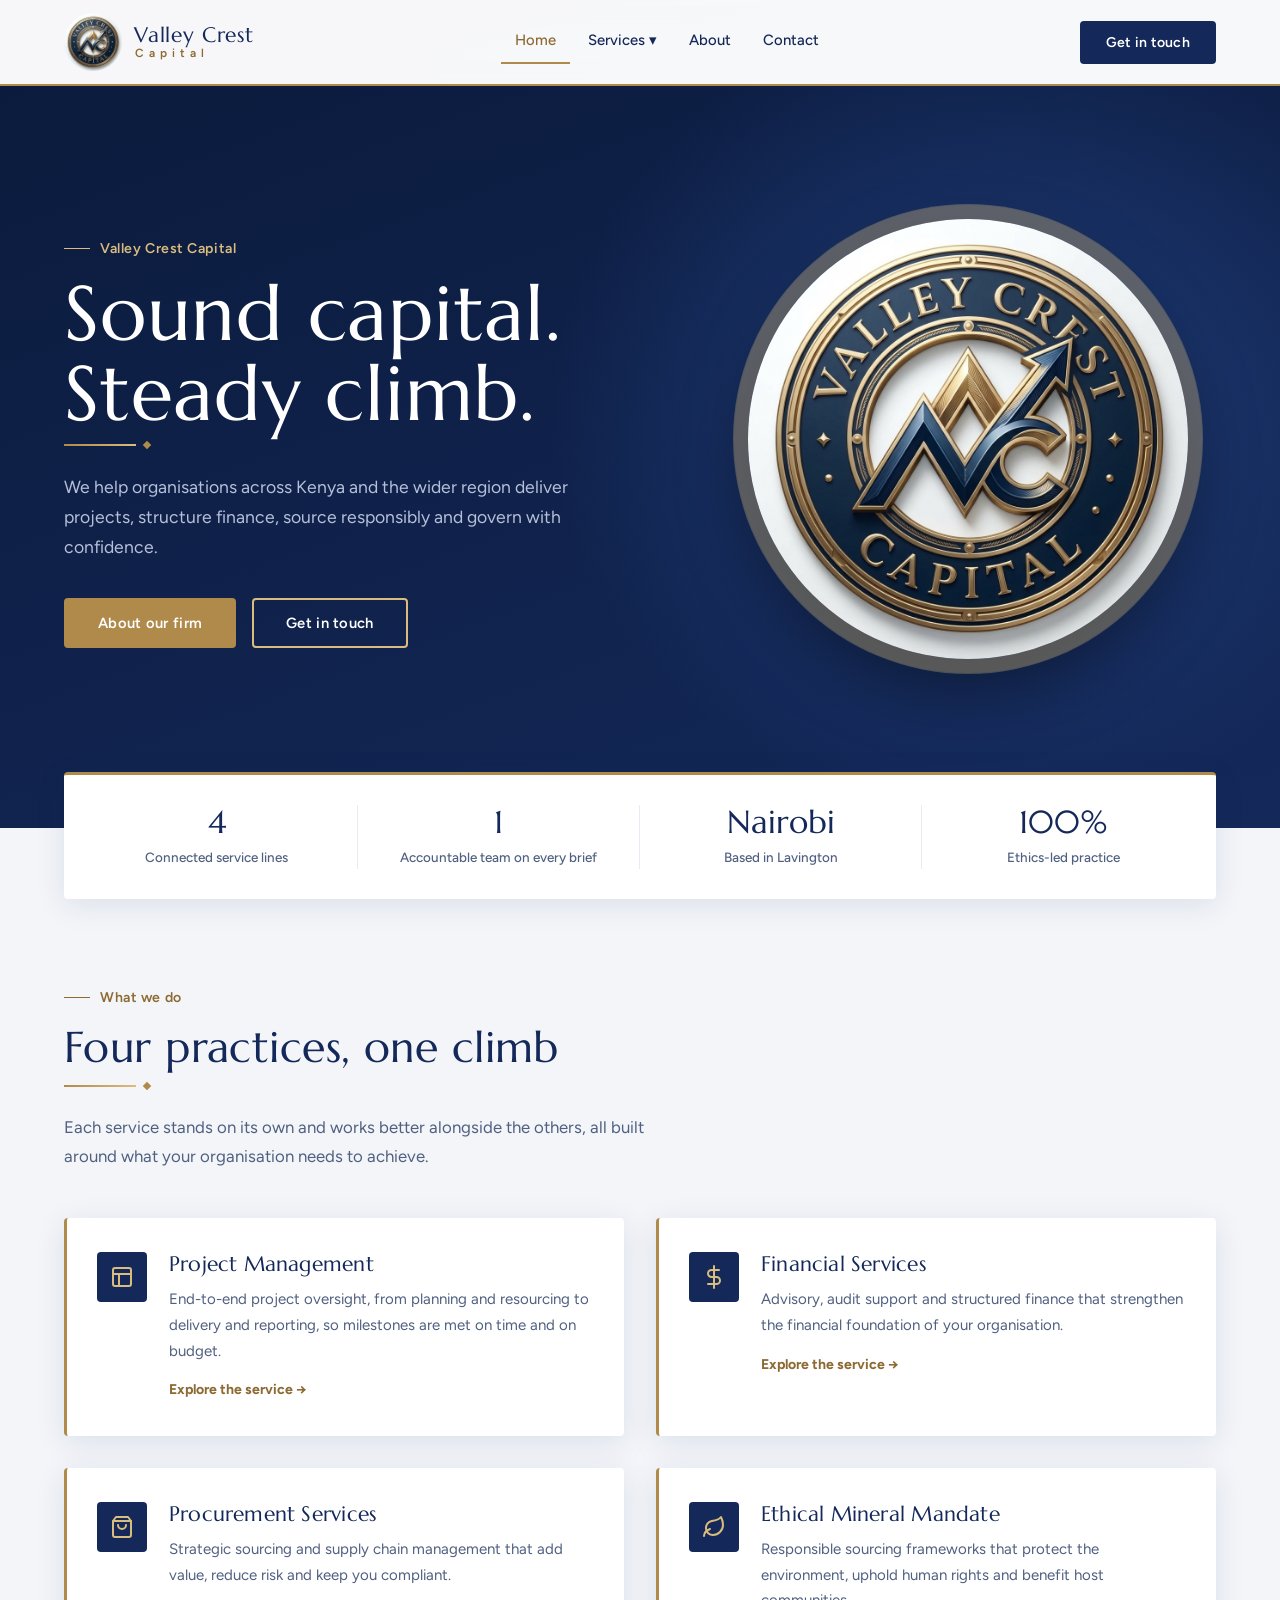
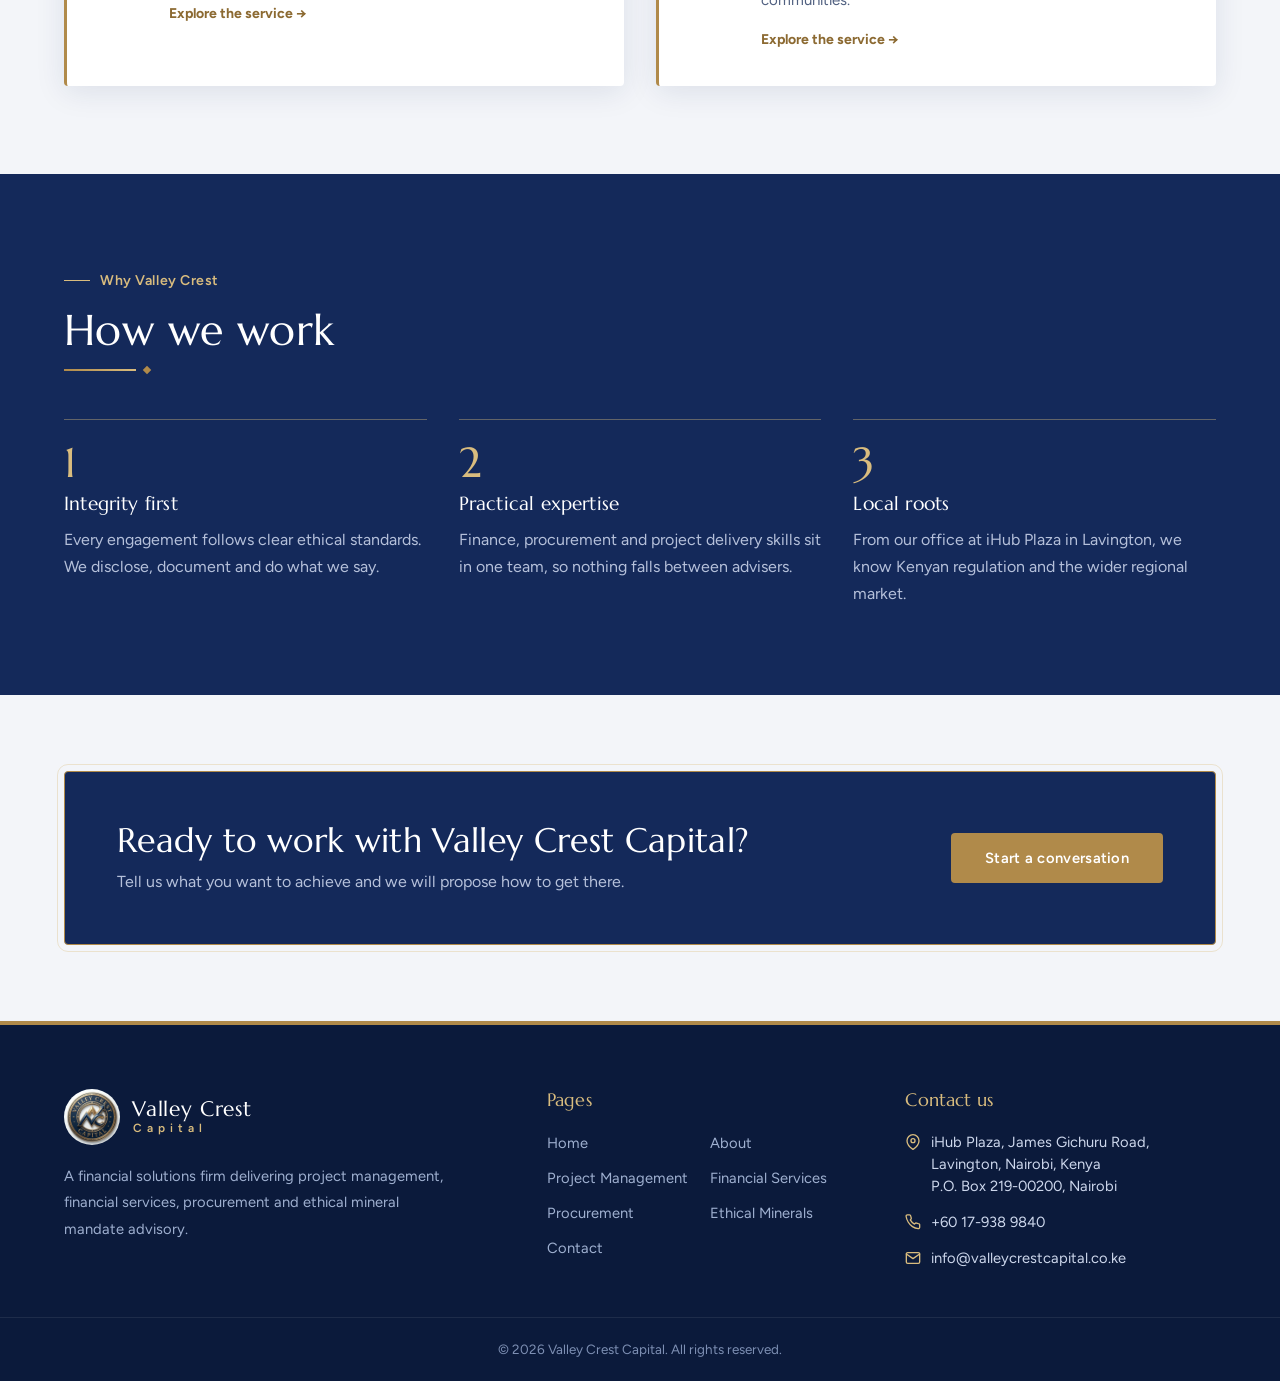
<file: index.html>
<!DOCTYPE html>
<html lang="en">
<head>
  <meta charset="UTF-8">
  <meta name="viewport" content="width=device-width, initial-scale=1.0">
  <title>Home | Valley Crest Capital</title>
  <meta name="description" content="Valley Crest Capital: project management, financial services, procurement and ethical mineral mandate advisory in Nairobi, Kenya.">
  <link rel="stylesheet" href="style.css">
  <link rel="icon" href="logo.png" type="image/png">
</head>
<body>
  <header class="site-header" id="site-header">
  <div class="header__inner container">
    <a href="index.html" class="header__brand"><img src="logo.png" alt="Valley Crest Capital logo" class="header__logo"><div><span class="brand-name">Valley Crest</span><span class="brand-sub">Capital</span></div></a>
    <nav class="header__nav" id="main-nav" aria-label="Main navigation">
      <ul class="header__nav-list"><li><a href="index.html" class="nav-link">Home</a></li><li class="has-dropdown"><a href="#" class="nav-link nav-link--dropdown" aria-haspopup="true">Services &#9662;</a><ul class="dropdown"><li><a href="project-management.html">Project Management</a></li><li><a href="financial-services.html">Financial Services</a></li><li><a href="procurement-services.html">Procurement Services</a></li><li><a href="ethical-mineral-mandate.html">Ethical Mineral Mandate</a></li></ul></li><li><a href="about.html" class="nav-link">About</a></li><li><a href="contact.html" class="nav-link">Contact</a></li></ul>
    </nav>
    <div class="header__actions"><a href="contact.html" class="btn btn--gold header__cta">Get in touch</a><button class="header__toggle" id="menu-toggle" aria-label="Toggle navigation" aria-expanded="false"><span></span><span></span><span></span></button></div>
  </div>
</header>
  <main>
    <section class="hero"><div class="container hero__grid">
      <div class="hero__content">
        <span class="section__label">Valley Crest Capital</span>
        <h1 class="hero__title">Sound capital.<br>Steady climb.</h1>
        <div class="gold-bar"></div>
        <p class="hero__sub">We help organisations across Kenya and the wider region deliver projects, structure finance, source responsibly and govern with confidence.</p>
        <div class="hero__actions"><a href="about.html" class="btn btn--gold">About our firm</a><a href="contact.html" class="btn btn--outline">Get in touch</a></div>
      </div>
      <div class="hero__seal"><img src="logo.png" alt="Valley Crest Capital seal"></div>
    </div></section>

    <section class="stats"><div class="container stats__grid">
      <div><span class="stat__num">4</span><span class="stat__label">Connected service lines</span></div>
      <div><span class="stat__num">1</span><span class="stat__label">Accountable team on every brief</span></div>
      <div><span class="stat__num">Nairobi</span><span class="stat__label">Based in Lavington</span></div>
      <div><span class="stat__num">100%</span><span class="stat__label">Ethics-led practice</span></div>
    </div></section>

    <section class="section"><div class="container">
      <span class="section__label">What we do</span><h2 class="section__title">Four practices, one climb</h2><div class="gold-bar"></div><p class="section__subtitle">Each service stands on its own and works better alongside the others, all built around what your organisation needs to achieve.</p>
      <div class="grid-2"><a href="project-management.html" class="card service-card"><div class="card__icon"><svg width="24" height="24" fill="none" stroke="currentColor" stroke-width="2" stroke-linecap="round" stroke-linejoin="round" viewBox="0 0 24 24"><rect x="3" y="3" width="18" height="18" rx="2"/><path d="M3 9h18M9 21V9"/></svg></div><div><h3>Project Management</h3><p>End-to-end project oversight, from planning and resourcing to delivery and reporting, so milestones are met on time and on budget.</p><span class="service-card__link">Explore the service &rarr;</span></div></a><a href="financial-services.html" class="card service-card"><div class="card__icon"><svg width="24" height="24" fill="none" stroke="currentColor" stroke-width="2" stroke-linecap="round" stroke-linejoin="round" viewBox="0 0 24 24"><line x1="12" y1="1" x2="12" y2="23"/><path d="M17 5H9.5a3.5 3.5 0 000 7h5a3.5 3.5 0 010 7H6"/></svg></div><div><h3>Financial Services</h3><p>Advisory, audit support and structured finance that strengthen the financial foundation of your organisation.</p><span class="service-card__link">Explore the service &rarr;</span></div></a><a href="procurement-services.html" class="card service-card"><div class="card__icon"><svg width="24" height="24" fill="none" stroke="currentColor" stroke-width="2" stroke-linecap="round" stroke-linejoin="round" viewBox="0 0 24 24"><path d="M6 2L3 6v14a2 2 0 002 2h14a2 2 0 002-2V6l-3-4z"/><line x1="3" y1="6" x2="21" y2="6"/><path d="M16 10a4 4 0 01-8 0"/></svg></div><div><h3>Procurement Services</h3><p>Strategic sourcing and supply chain management that add value, reduce risk and keep you compliant.</p><span class="service-card__link">Explore the service &rarr;</span></div></a><a href="ethical-mineral-mandate.html" class="card service-card"><div class="card__icon"><svg width="24" height="24" fill="none" stroke="currentColor" stroke-width="2" stroke-linecap="round" stroke-linejoin="round" viewBox="0 0 24 24"><path d="M11 20A7 7 0 019.8 6.1C15.5 5 17 4.5 19 2c1 2 2 4.2 2 8 0 5.5-4.8 10-10 10z"/><path d="M2 21c0-3 1.9-5.3 6-7"/></svg></div><div><h3>Ethical Mineral Mandate</h3><p>Responsible sourcing frameworks that protect the environment, uphold human rights and benefit host communities.</p><span class="service-card__link">Explore the service &rarr;</span></div></a></div>
    </div></section>

    <section class="section section--dark"><div class="container">
      <span class="section__label">Why Valley Crest</span><h2 class="section__title">How we work</h2><div class="gold-bar"></div>
      <div class="grid-3 mtop">
        <div class="pillar"><div class="pillar__num">1</div><h3>Integrity first</h3><p>Every engagement follows clear ethical standards. We disclose, document and do what we say.</p></div>
        <div class="pillar"><div class="pillar__num">2</div><h3>Practical expertise</h3><p>Finance, procurement and project delivery skills sit in one team, so nothing falls between advisers.</p></div>
        <div class="pillar"><div class="pillar__num">3</div><h3>Local roots</h3><p>From our office at iHub Plaza in Lavington, we know Kenyan regulation and the wider regional market.</p></div>
      </div>
    </div></section>

    <section class="cta"><div class="container cta__inner"><div><h2>Ready to work with Valley Crest Capital?</h2><p>Tell us what you want to achieve and we will propose how to get there.</p></div><a href="contact.html" class="btn btn--gold">Start a conversation</a></div></section>
  </main>
  <footer class="site-footer">
  <div class="footer__top container">
    <div><a href="index.html" class="footer__brand-link"><img src="logo.png" alt="Valley Crest Capital logo" class="footer__logo"><div><span class="brand-name">Valley Crest</span><span class="brand-sub">Capital</span></div></a><p class="footer__desc">A financial solutions firm delivering project management, financial services, procurement and ethical mineral mandate advisory.</p></div>
    <div><h4 class="footer__heading">Pages</h4><ul class="footer__grid"><li><a href="index.html">Home</a></li><li><a href="about.html">About</a></li><li><a href="project-management.html">Project Management</a></li><li><a href="financial-services.html">Financial Services</a></li><li><a href="procurement-services.html">Procurement</a></li><li><a href="ethical-mineral-mandate.html">Ethical Minerals</a></li><li><a href="contact.html">Contact</a></li></ul></div>
    <div><h4 class="footer__heading">Contact us</h4><ul class="footer__contact"><li><svg width="16" height="16" fill="none" stroke="currentColor" stroke-width="2" stroke-linecap="round" stroke-linejoin="round" viewBox="0 0 24 24"><path d="M21 10c0 7-9 13-9 13S3 17 3 10a9 9 0 0118 0z"/><circle cx="12" cy="10" r="3"/></svg><span>iHub Plaza, James Gichuru Road,<br>Lavington, Nairobi, Kenya<br>P.O. Box 219-00200, Nairobi</span></li><li><svg width="16" height="16" fill="none" stroke="currentColor" stroke-width="2" stroke-linecap="round" stroke-linejoin="round" viewBox="0 0 24 24"><path d="M22 16.92v3a2 2 0 01-2.18 2 19.79 19.79 0 01-8.63-3.07A19.5 19.5 0 014.72 12 19.79 19.79 0 011.65 3.43 2 2 0 013.62 1.25h3a2 2 0 012 1.72c.13.96.36 1.9.7 2.81a2 2 0 01-.45 2.11L7.91 8.84a16 16 0 006.29 6.29l.96-.96a2 2 0 012.11-.45c.91.34 1.85.57 2.81.7A2 2 0 0122 16.92z"/></svg><a href="tel:+60179389840">+60 17-938 9840</a></li><li><svg width="16" height="16" fill="none" stroke="currentColor" stroke-width="2" stroke-linecap="round" stroke-linejoin="round" viewBox="0 0 24 24"><path d="M4 4h16a2 2 0 012 2v12a2 2 0 01-2 2H4a2 2 0 01-2-2V6a2 2 0 012-2z"/><polyline points="22,6 12,13 2,6"/></svg><a href="mailto:info@valleycrestcapital.co.ke?subject=Enquiry%20About%20Your%20Services">info@valleycrestcapital.co.ke</a></li></ul></div>
  </div>
  <div class="footer__bottom"><div class="container">&copy; <span id="footer-year"></span> Valley Crest Capital. All rights reserved.</div></div>
</footer>
  <script src="components.js"></script>
</body>
</html>
</file>
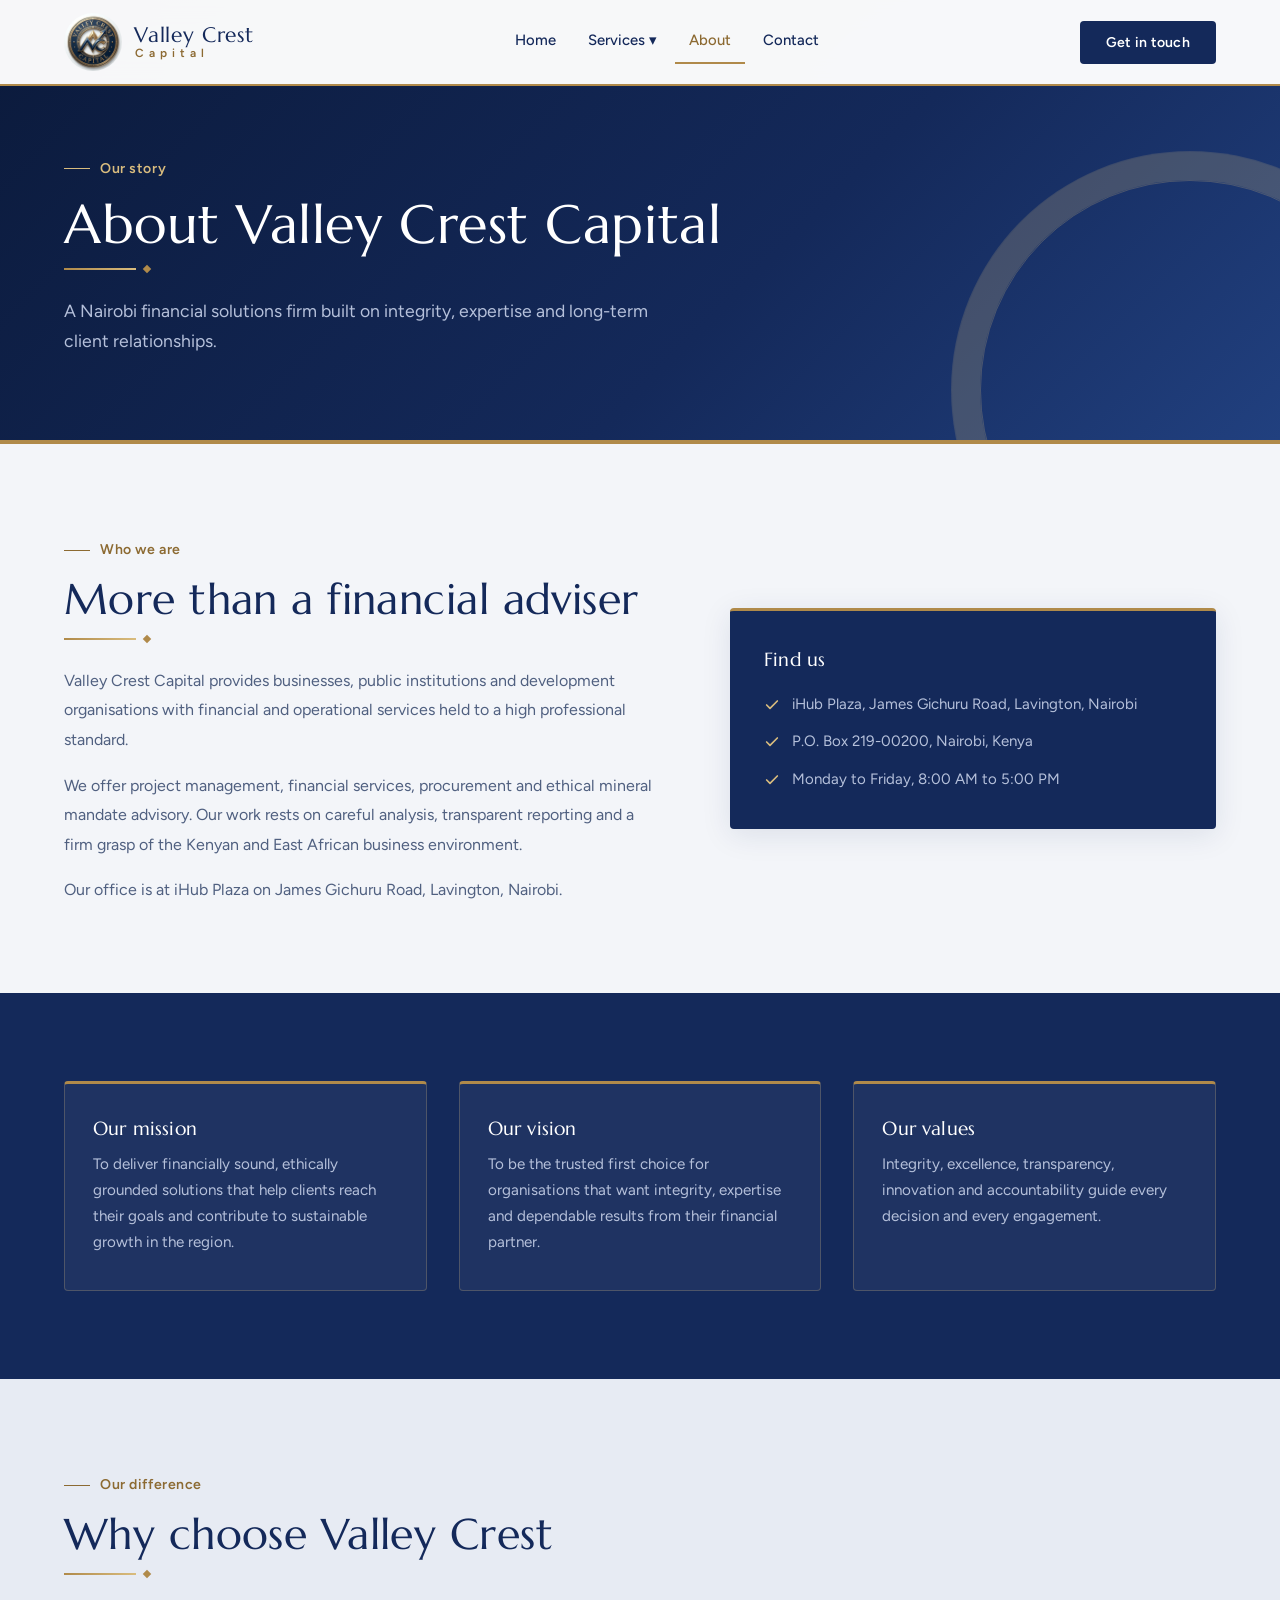
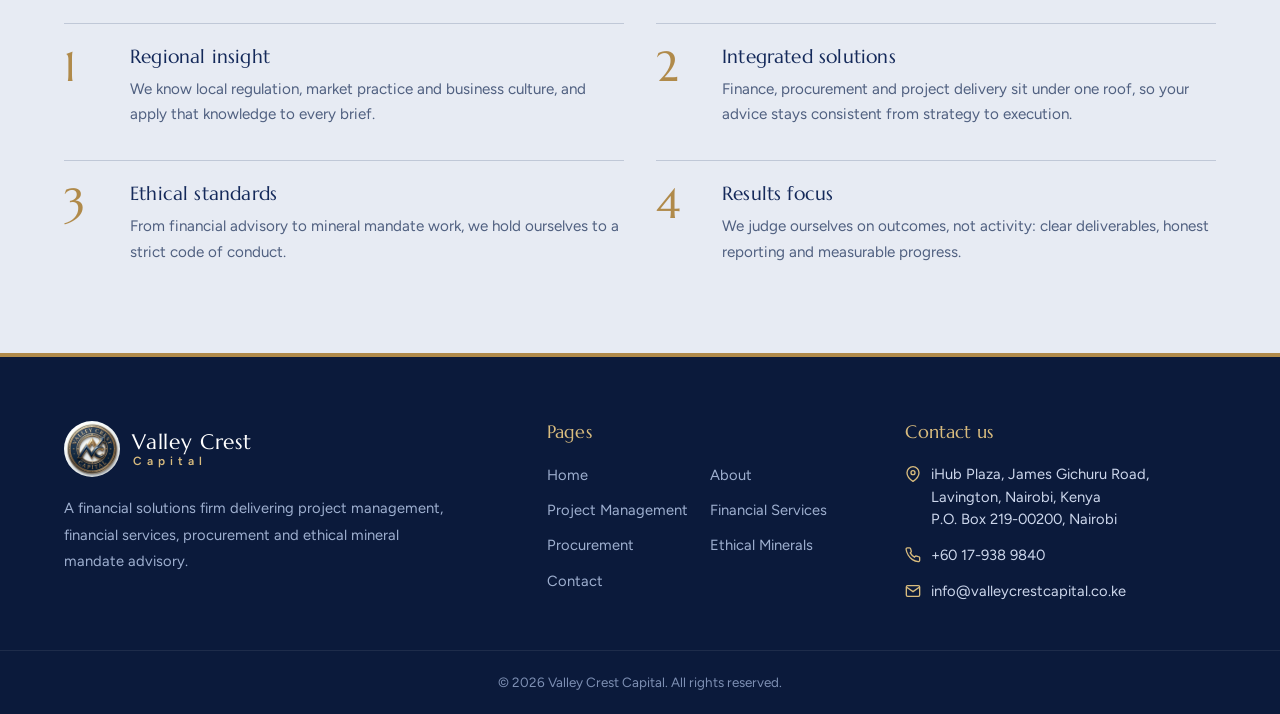
<file: about.html>
<!DOCTYPE html>
<html lang="en">
<head>
  <meta charset="UTF-8">
  <meta name="viewport" content="width=device-width, initial-scale=1.0">
  <title>About Us | Valley Crest Capital</title>
  <meta name="description" content="Valley Crest Capital: project management, financial services, procurement and ethical mineral mandate advisory in Nairobi, Kenya.">
  <link rel="stylesheet" href="style.css">
  <link rel="icon" href="logo.png" type="image/png">
</head>
<body>
  <header class="site-header" id="site-header"><div class="header__inner container"><a href="index.html" class="header__brand"><img src="logo.png" alt="Valley Crest Capital logo" class="header__logo"><div><span class="brand-name">Valley Crest</span><span class="brand-sub">Capital</span></div></a><nav class="header__nav" id="main-nav" aria-label="Main navigation"><ul class="header__nav-list"><li><a href="index.html" class="nav-link">Home</a></li><li class="has-dropdown"><a href="#" class="nav-link nav-link--dropdown" aria-haspopup="true">Services &#9662;</a><ul class="dropdown"><li><a href="project-management.html">Project Management</a></li><li><a href="financial-services.html">Financial Services</a></li><li><a href="procurement-services.html">Procurement Services</a></li><li><a href="ethical-mineral-mandate.html">Ethical Mineral Mandate</a></li></ul></li><li><a href="about.html" class="nav-link">About</a></li><li><a href="contact.html" class="nav-link">Contact</a></li></ul></nav><div class="header__actions"><a href="contact.html" class="btn btn--gold header__cta">Get in touch</a><button class="header__toggle" id="menu-toggle" aria-label="Toggle navigation" aria-expanded="false"><span></span><span></span><span></span></button></div></div></header>
  <main>
    <section class="page-hero"><div class="container"><span class="section__label">Our story</span><h1>About Valley Crest Capital</h1><div class="gold-bar"></div><p>A Nairobi financial solutions firm built on integrity, expertise and long-term client relationships.</p></div></section>
    <section class="section"><div class="container split">
      <div class="lead">
        <span class="section__label">Who we are</span><h2 class="section__title">More than a financial adviser</h2><div class="gold-bar"></div>
        <p>Valley Crest Capital provides businesses, public institutions and development organisations with financial and operational services held to a high professional standard.</p>
        <p>We offer project management, financial services, procurement and ethical mineral mandate advisory. Our work rests on careful analysis, transparent reporting and a firm grasp of the Kenyan and East African business environment.</p>
        <p>Our office is at iHub Plaza on James Gichuru Road, Lavington, Nairobi.</p>
      </div>
      <div class="panel"><h3>Find us</h3><ul class="ticks"><li><svg width="16" height="16" fill="none" stroke="currentColor" stroke-width="2.5" stroke-linecap="round" stroke-linejoin="round" viewBox="0 0 24 24"><polyline points="20 6 9 17 4 12"/></svg><span>iHub Plaza, James Gichuru Road, Lavington, Nairobi</span></li><li><svg width="16" height="16" fill="none" stroke="currentColor" stroke-width="2.5" stroke-linecap="round" stroke-linejoin="round" viewBox="0 0 24 24"><polyline points="20 6 9 17 4 12"/></svg><span>P.O. Box 219-00200, Nairobi, Kenya</span></li><li><svg width="16" height="16" fill="none" stroke="currentColor" stroke-width="2.5" stroke-linecap="round" stroke-linejoin="round" viewBox="0 0 24 24"><polyline points="20 6 9 17 4 12"/></svg><span>Monday to Friday, 8:00 AM to 5:00 PM</span></li></ul></div>
    </div></section>

    <section class="section section--dark"><div class="container grid-3">
      <div class="mv"><h3>Our mission</h3><p>To deliver financially sound, ethically grounded solutions that help clients reach their goals and contribute to sustainable growth in the region.</p></div>
      <div class="mv"><h3>Our vision</h3><p>To be the trusted first choice for organisations that want integrity, expertise and dependable results from their financial partner.</p></div>
      <div class="mv"><h3>Our values</h3><p>Integrity, excellence, transparency, innovation and accountability guide every decision and every engagement.</p></div>
    </div></section>

    <section class="section section--alt"><div class="container">
      <span class="section__label">Our difference</span><h2 class="section__title">Why choose Valley Crest</h2><div class="gold-bar"></div>
      <div class="grid-2 mtop">
        <div class="diff"><div class="diff__num">1</div><div><h3>Regional insight</h3><p>We know local regulation, market practice and business culture, and apply that knowledge to every brief.</p></div></div>
        <div class="diff"><div class="diff__num">2</div><div><h3>Integrated solutions</h3><p>Finance, procurement and project delivery sit under one roof, so your advice stays consistent from strategy to execution.</p></div></div>
        <div class="diff"><div class="diff__num">3</div><div><h3>Ethical standards</h3><p>From financial advisory to mineral mandate work, we hold ourselves to a strict code of conduct.</p></div></div>
        <div class="diff"><div class="diff__num">4</div><div><h3>Results focus</h3><p>We judge ourselves on outcomes, not activity: clear deliverables, honest reporting and measurable progress.</p></div></div>
      </div>
    </div></section>
  </main>
  <footer class="site-footer"><div class="footer__top container"><div><a href="index.html" class="footer__brand-link"><img src="logo.png" alt="Valley Crest Capital logo" class="footer__logo"><div><span class="brand-name">Valley Crest</span><span class="brand-sub">Capital</span></div></a><p class="footer__desc">A financial solutions firm delivering project management, financial services, procurement and ethical mineral mandate advisory.</p></div><div><h4 class="footer__heading">Pages</h4><ul class="footer__grid"><li><a href="index.html">Home</a></li><li><a href="about.html">About</a></li><li><a href="project-management.html">Project Management</a></li><li><a href="financial-services.html">Financial Services</a></li><li><a href="procurement-services.html">Procurement</a></li><li><a href="ethical-mineral-mandate.html">Ethical Minerals</a></li><li><a href="contact.html">Contact</a></li></ul></div><div><h4 class="footer__heading">Contact us</h4><ul class="footer__contact"><li><svg width="16" height="16" fill="none" stroke="currentColor" stroke-width="2" viewBox="0 0 24 24"><path d="M21 10c0 7-9 13-9 13S3 17 3 10a9 9 0 0118 0z"/><circle cx="12" cy="10" r="3"/></svg><span>iHub Plaza, James Gichuru Road,<br>Lavington, Nairobi, Kenya<br>P.O. Box 219-00200, Nairobi</span></li><li><svg width="16" height="16" fill="none" stroke="currentColor" stroke-width="2" viewBox="0 0 24 24"><path d="M22 16.92v3a2 2 0 01-2.18 2 19.79 19.79 0 01-8.63-3.07A19.5 19.5 0 014.72 12 19.79 19.79 0 011.65 3.43 2 2 0 013.62 1.25h3a2 2 0 012 1.72c.13.96.36 1.9.7 2.81a2 2 0 01-.45 2.11L7.91 8.84a16 16 0 006.29 6.29l.96-.96a2 2 0 012.11-.45c.91.34 1.85.57 2.81.7A2 2 0 0122 16.92z"/></svg><a href="tel:+60179389840">+60 17-938 9840</a></li><li><svg width="16" height="16" fill="none" stroke="currentColor" stroke-width="2" viewBox="0 0 24 24"><path d="M4 4h16a2 2 0 012 2v12a2 2 0 01-2 2H4a2 2 0 01-2-2V6a2 2 0 012-2z"/><polyline points="22,6 12,13 2,6"/></svg><a href="mailto:info@valleycrestcapital.co.ke?subject=Enquiry%20About%20Your%20Services">info@valleycrestcapital.co.ke</a></li></ul></div></div><div class="footer__bottom"><div class="container">&copy; <span id="footer-year"></span> Valley Crest Capital. All rights reserved.</div></div></footer>
  <script src="components.js"></script>
</body>
</html>
</file>
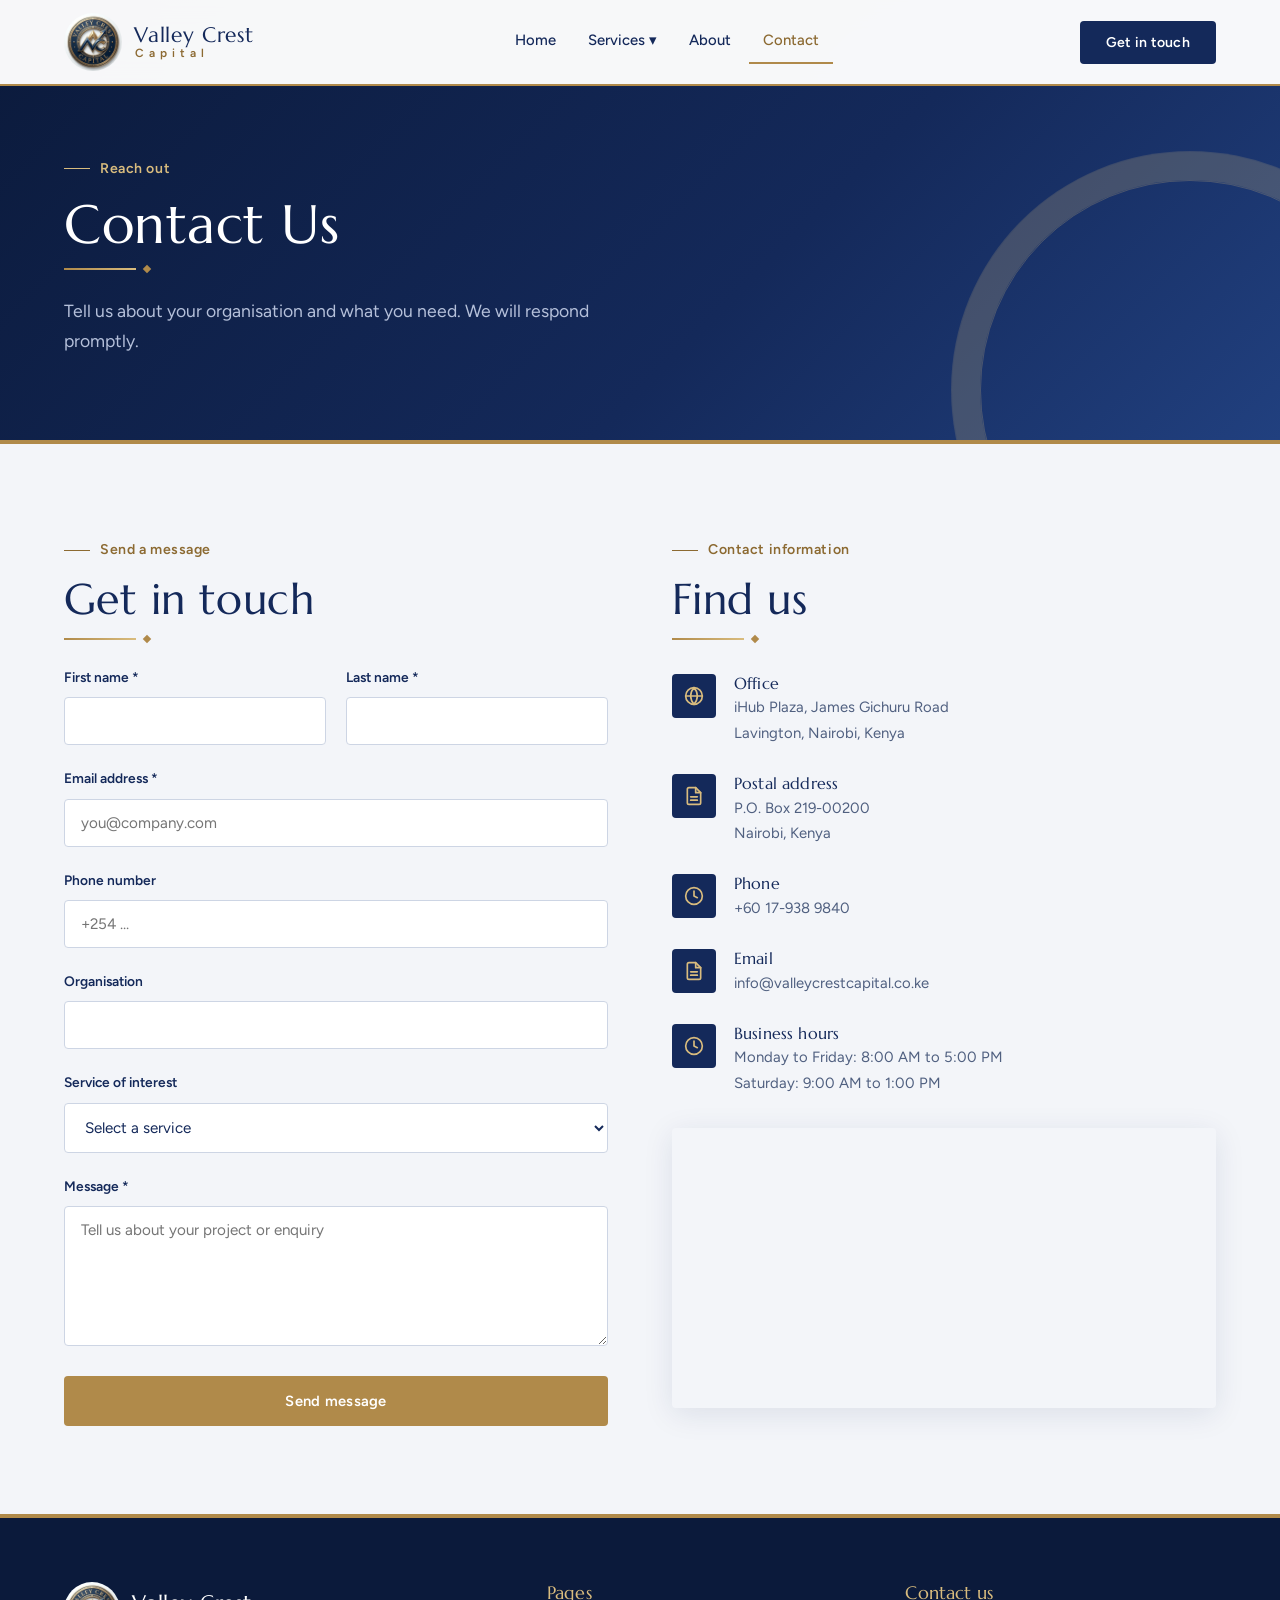
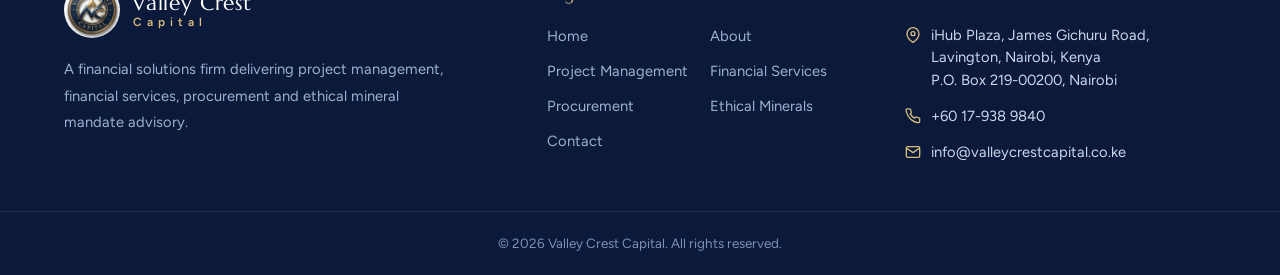
<file: contact.html>
<!DOCTYPE html>
<html lang="en">
<head>
  <meta charset="UTF-8">
  <meta name="viewport" content="width=device-width, initial-scale=1.0">
  <title>Contact Us | Valley Crest Capital</title>
  <meta name="description" content="Valley Crest Capital: project management, financial services, procurement and ethical mineral mandate advisory in Nairobi, Kenya.">
  <link rel="stylesheet" href="style.css">
  <link rel="icon" href="logo.png" type="image/png">
</head>
<body>
  <header class="site-header" id="site-header"><div class="header__inner container"><a href="index.html" class="header__brand"><img src="logo.png" alt="Valley Crest Capital logo" class="header__logo"><div><span class="brand-name">Valley Crest</span><span class="brand-sub">Capital</span></div></a><nav class="header__nav" id="main-nav" aria-label="Main navigation"><ul class="header__nav-list"><li><a href="index.html" class="nav-link">Home</a></li><li class="has-dropdown"><a href="#" class="nav-link nav-link--dropdown" aria-haspopup="true">Services &#9662;</a><ul class="dropdown"><li><a href="project-management.html">Project Management</a></li><li><a href="financial-services.html">Financial Services</a></li><li><a href="procurement-services.html">Procurement Services</a></li><li><a href="ethical-mineral-mandate.html">Ethical Mineral Mandate</a></li></ul></li><li><a href="about.html" class="nav-link">About</a></li><li><a href="contact.html" class="nav-link">Contact</a></li></ul></nav><div class="header__actions"><a href="contact.html" class="btn btn--gold header__cta">Get in touch</a><button class="header__toggle" id="menu-toggle" aria-label="Toggle navigation" aria-expanded="false"><span></span><span></span><span></span></button></div></div></header>
  <main>
    <section class="page-hero"><div class="container"><span class="section__label">Reach out</span><h1>Contact Us</h1><div class="gold-bar"></div><p>Tell us about your organisation and what you need. We will respond promptly.</p></div></section>
    <section class="section"><div class="container grid-2 contact-grid">
      <div>
        <span class="section__label">Send a message</span><h2 class="section__title">Get in touch</h2><div class="gold-bar"></div>
        <form id="contact-form" action="https://formspree.io/f/mqpejoka" method="POST" novalidate>
          <div class="grid-2 form-row">
            <div class="form-group"><label for="first-name">First name *</label><input type="text" id="first-name" name="first_name" required autocomplete="given-name"></div>
            <div class="form-group"><label for="last-name">Last name *</label><input type="text" id="last-name" name="last_name" required autocomplete="family-name"></div>
          </div>
          <div class="form-group"><label for="email">Email address *</label><input type="email" id="email" name="email" required autocomplete="email" placeholder="you@company.com"></div>
          <div class="form-group"><label for="phone">Phone number</label><input type="tel" id="phone" name="phone" autocomplete="tel" placeholder="+254 ..."></div>
          <div class="form-group"><label for="organisation">Organisation</label><input type="text" id="organisation" name="organisation" autocomplete="organization"></div>
          <div class="form-group"><label for="service">Service of interest</label>
            <select id="service" name="service"><option value="" disabled selected>Select a service</option><option>Project Management</option><option>Financial Services</option><option>Procurement Services</option><option>Ethical Mineral Mandate</option><option>General enquiry</option></select></div>
          <div class="form-group"><label for="message">Message *</label><textarea id="message" name="message" required placeholder="Tell us about your project or enquiry"></textarea></div>
          <input type="hidden" name="_subject" value="New enquiry from Valley Crest Capital website">
          <input type="text" name="_gotcha" style="display:none" tabindex="-1" autocomplete="off">
          <button type="submit" class="btn btn--gold btn--full" id="submit-btn">Send message</button>
          <div id="form-success" class="form-msg form-msg--ok" role="status">Thank you. Your message has been sent and we will be in touch shortly.</div>
          <div id="form-error" class="form-msg form-msg--err" role="alert">Your message was not sent. Please try again or email us directly.</div>
        </form>
      </div>
      <div>
        <span class="section__label">Contact information</span><h2 class="section__title">Find us</h2><div class="gold-bar"></div>
        <div class="info">
          <div class="info__item"><div class="info__icon"><svg width="20" height="20" fill="none" stroke="currentColor" stroke-width="2" stroke-linecap="round" stroke-linejoin="round" viewBox="0 0 24 24"><circle cx="12" cy="12" r="10"/><path d="M2 12h20M12 2a15.3 15.3 0 014 10 15.3 15.3 0 01-4 10 15.3 15.3 0 01-4-10 15.3 15.3 0 014-10z"/></svg></div><div><h4>Office</h4><p>iHub Plaza, James Gichuru Road<br>Lavington, Nairobi, Kenya</p></div></div>
          <div class="info__item"><div class="info__icon"><svg width="20" height="20" fill="none" stroke="currentColor" stroke-width="2" stroke-linecap="round" stroke-linejoin="round" viewBox="0 0 24 24"><path d="M14 2H6a2 2 0 00-2 2v16a2 2 0 002 2h12a2 2 0 002-2V8z"/><polyline points="14 2 14 8 20 8"/><line x1="16" y1="13" x2="8" y2="13"/><line x1="16" y1="17" x2="8" y2="17"/></svg></div><div><h4>Postal address</h4><p>P.O. Box 219-00200<br>Nairobi, Kenya</p></div></div>
          <div class="info__item"><div class="info__icon"><svg width="20" height="20" fill="none" stroke="currentColor" stroke-width="2" stroke-linecap="round" stroke-linejoin="round" viewBox="0 0 24 24"><circle cx="12" cy="12" r="10"/><polyline points="12 6 12 12 16 14"/></svg></div><div><h4>Phone</h4><p><a href="tel:+60179389840">+60 17-938 9840</a></p></div></div>
          <div class="info__item"><div class="info__icon"><svg width="20" height="20" fill="none" stroke="currentColor" stroke-width="2" stroke-linecap="round" stroke-linejoin="round" viewBox="0 0 24 24"><path d="M14 2H6a2 2 0 00-2 2v16a2 2 0 002 2h12a2 2 0 002-2V8z"/><polyline points="14 2 14 8 20 8"/><line x1="16" y1="13" x2="8" y2="13"/><line x1="16" y1="17" x2="8" y2="17"/></svg></div><div><h4>Email</h4><p><a href="mailto:info@valleycrestcapital.co.ke?subject=Enquiry%20About%20Your%20Services">info@valleycrestcapital.co.ke</a></p></div></div>
          <div class="info__item"><div class="info__icon"><svg width="20" height="20" fill="none" stroke="currentColor" stroke-width="2" stroke-linecap="round" stroke-linejoin="round" viewBox="0 0 24 24"><circle cx="12" cy="12" r="10"/><polyline points="12 6 12 12 16 14"/></svg></div><div><h4>Business hours</h4><p>Monday to Friday: 8:00 AM to 5:00 PM<br>Saturday: 9:00 AM to 1:00 PM</p></div></div>
        </div>
        <iframe class="map" title="Map of iHub Plaza, James Gichuru Road, Lavington" loading="lazy" src="https://www.google.com/maps?q=iHub+Plaza+James+Gichuru+Road+Lavington+Nairobi&amp;output=embed"></iframe>
      </div>
    </div></section>
    <script>
      const form=document.getElementById('contact-form'),btn=document.getElementById('submit-btn'),ok=document.getElementById('form-success'),bad=document.getElementById('form-error');
      form.addEventListener('submit',async e=>{
        e.preventDefault();ok.style.display=bad.style.display='none';
        if(!form.checkValidity()){form.reportValidity();return;}
        btn.textContent='Sending…';btn.disabled=true;
        try{const r=await fetch(form.action,{method:'POST',body:new FormData(form),headers:{Accept:'application/json'}});
          if(r.ok){form.reset();ok.style.display='block';}else bad.style.display='block';}
        catch{bad.style.display='block';}
        finally{btn.textContent='Send message';btn.disabled=false;}
      });
    </script>
  </main>
  <footer class="site-footer"><div class="footer__top container"><div><a href="index.html" class="footer__brand-link"><img src="logo.png" alt="Valley Crest Capital logo" class="footer__logo"><div><span class="brand-name">Valley Crest</span><span class="brand-sub">Capital</span></div></a><p class="footer__desc">A financial solutions firm delivering project management, financial services, procurement and ethical mineral mandate advisory.</p></div><div><h4 class="footer__heading">Pages</h4><ul class="footer__grid"><li><a href="index.html">Home</a></li><li><a href="about.html">About</a></li><li><a href="project-management.html">Project Management</a></li><li><a href="financial-services.html">Financial Services</a></li><li><a href="procurement-services.html">Procurement</a></li><li><a href="ethical-mineral-mandate.html">Ethical Minerals</a></li><li><a href="contact.html">Contact</a></li></ul></div><div><h4 class="footer__heading">Contact us</h4><ul class="footer__contact"><li><svg width="16" height="16" fill="none" stroke="currentColor" stroke-width="2" viewBox="0 0 24 24"><path d="M21 10c0 7-9 13-9 13S3 17 3 10a9 9 0 0118 0z"/><circle cx="12" cy="10" r="3"/></svg><span>iHub Plaza, James Gichuru Road,<br>Lavington, Nairobi, Kenya<br>P.O. Box 219-00200, Nairobi</span></li><li><svg width="16" height="16" fill="none" stroke="currentColor" stroke-width="2" viewBox="0 0 24 24"><path d="M22 16.92v3a2 2 0 01-2.18 2 19.79 19.79 0 01-8.63-3.07A19.5 19.5 0 014.72 12 19.79 19.79 0 011.65 3.43 2 2 0 013.62 1.25h3a2 2 0 012 1.72c.13.96.36 1.9.7 2.81a2 2 0 01-.45 2.11L7.91 8.84a16 16 0 006.29 6.29l.96-.96a2 2 0 012.11-.45c.91.34 1.85.57 2.81.7A2 2 0 0122 16.92z"/></svg><a href="tel:+60179389840">+60 17-938 9840</a></li><li><svg width="16" height="16" fill="none" stroke="currentColor" stroke-width="2" viewBox="0 0 24 24"><path d="M4 4h16a2 2 0 012 2v12a2 2 0 01-2 2H4a2 2 0 01-2-2V6a2 2 0 012-2z"/><polyline points="22,6 12,13 2,6"/></svg><a href="mailto:info@valleycrestcapital.co.ke?subject=Enquiry%20About%20Your%20Services">info@valleycrestcapital.co.ke</a></li></ul></div></div><div class="footer__bottom"><div class="container">&copy; <span id="footer-year"></span> Valley Crest Capital. All rights reserved.</div></div></footer>
  <script src="components.js"></script>
</body>
</html>
</file>
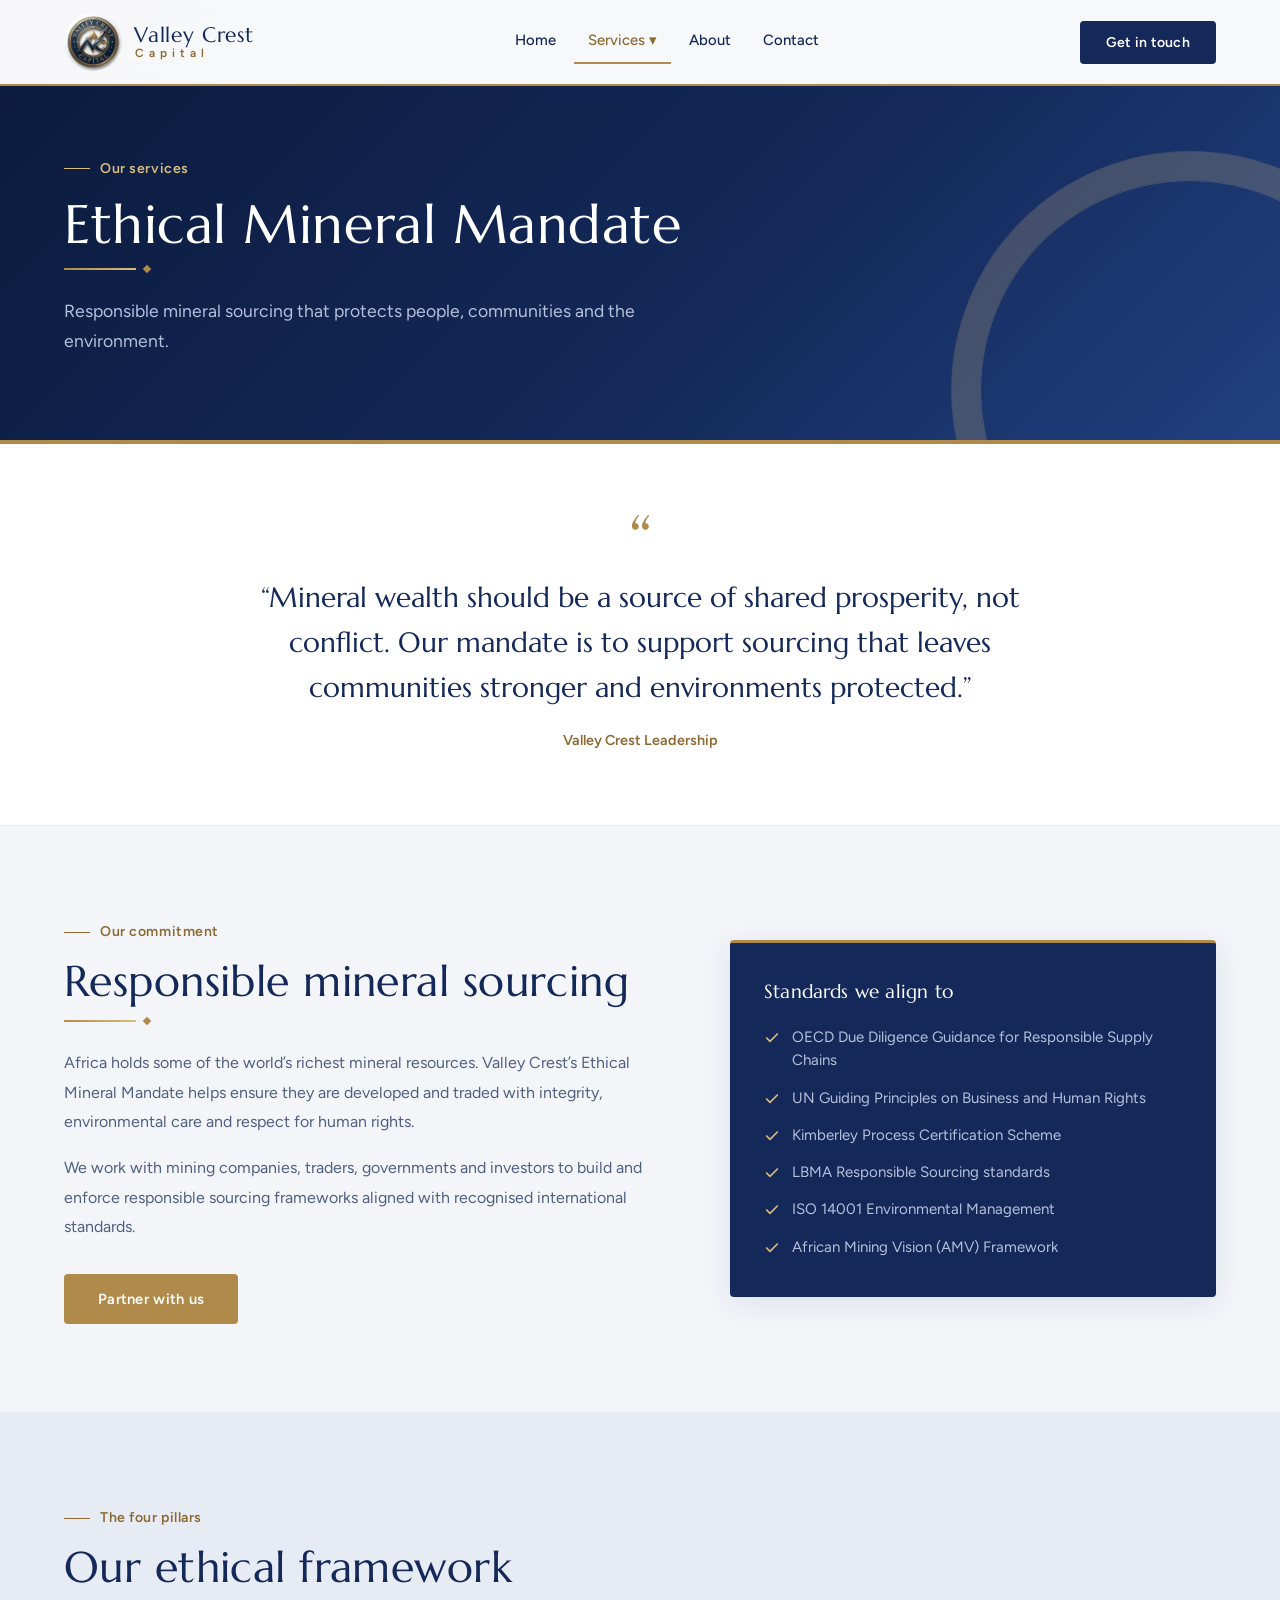
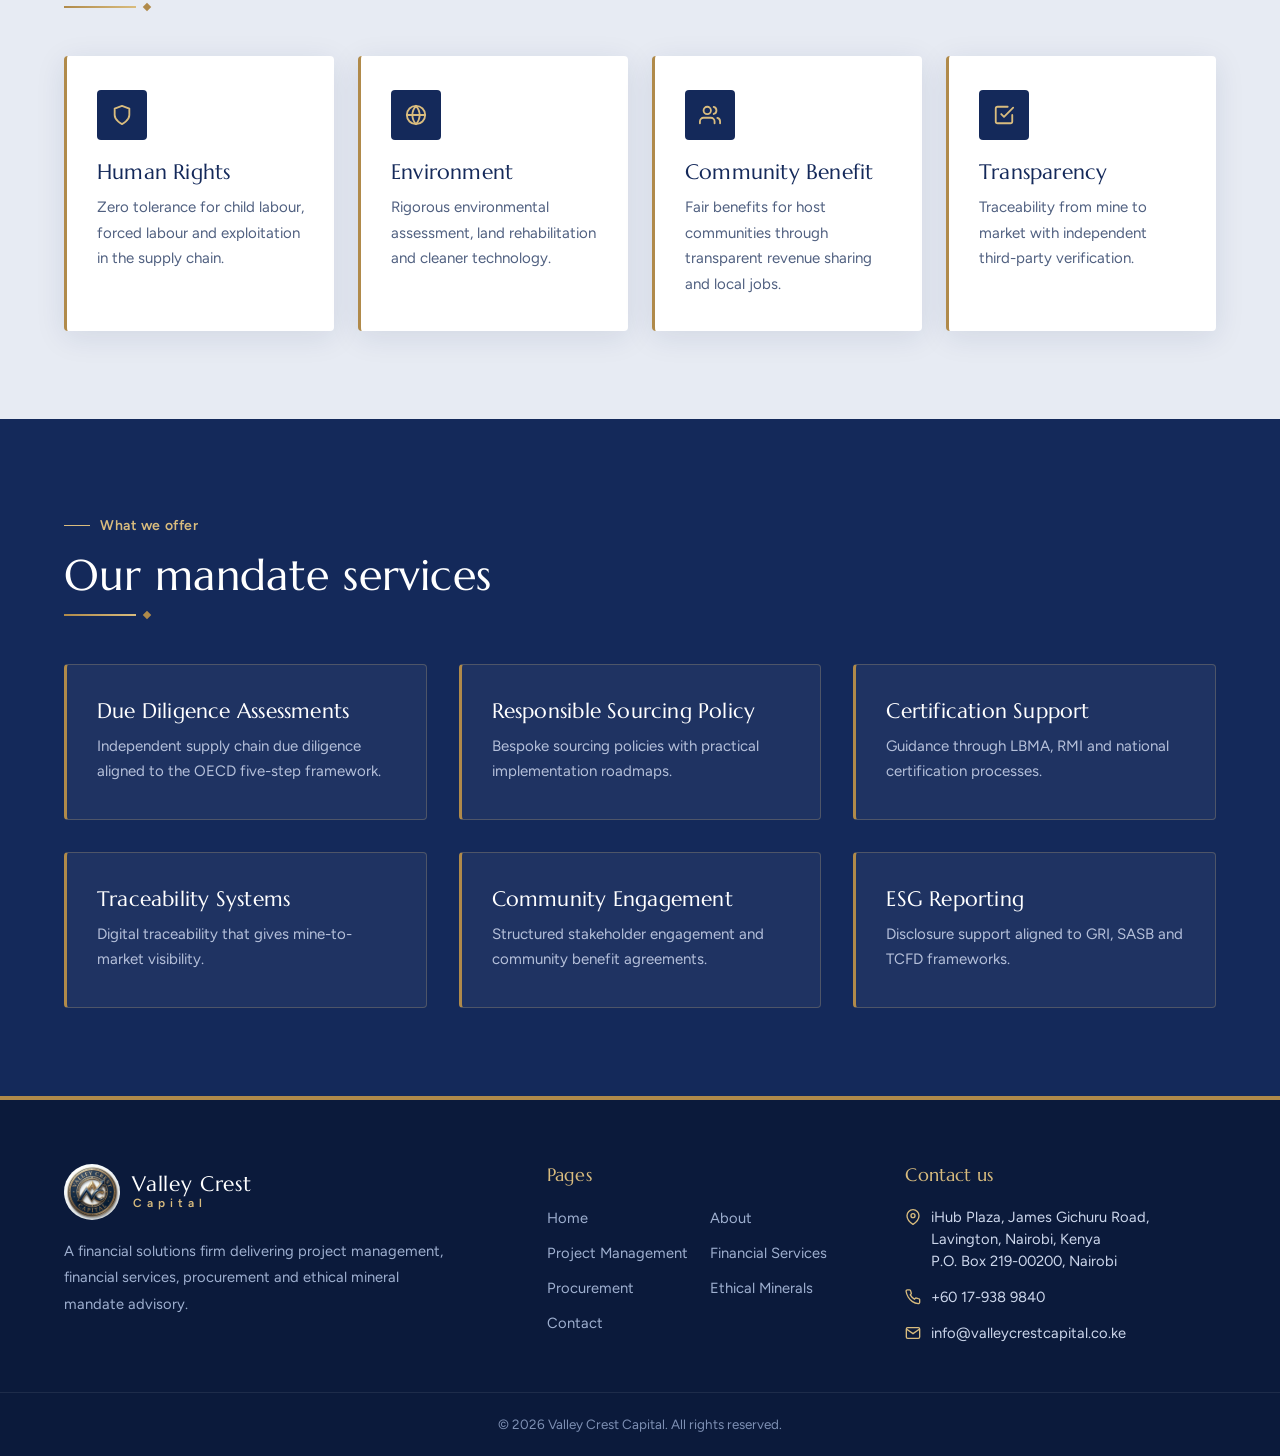
<file: ethical-mineral-mandate.html>
<!DOCTYPE html>
<html lang="en">
<head>
  <meta charset="UTF-8">
  <meta name="viewport" content="width=device-width, initial-scale=1.0">
  <title>Ethical Mineral Mandate | Valley Crest Capital</title>
  <meta name="description" content="Valley Crest Capital: project management, financial services, procurement and ethical mineral mandate advisory in Nairobi, Kenya.">
  <link rel="stylesheet" href="style.css">
  <link rel="icon" href="logo.png" type="image/png">
</head>
<body>
  <header class="site-header" id="site-header"><div class="header__inner container"><a href="index.html" class="header__brand"><img src="logo.png" alt="Valley Crest Capital logo" class="header__logo"><div><span class="brand-name">Valley Crest</span><span class="brand-sub">Capital</span></div></a><nav class="header__nav" id="main-nav" aria-label="Main navigation"><ul class="header__nav-list"><li><a href="index.html" class="nav-link">Home</a></li><li class="has-dropdown"><a href="#" class="nav-link nav-link--dropdown" aria-haspopup="true">Services &#9662;</a><ul class="dropdown"><li><a href="project-management.html">Project Management</a></li><li><a href="financial-services.html">Financial Services</a></li><li><a href="procurement-services.html">Procurement Services</a></li><li><a href="ethical-mineral-mandate.html">Ethical Mineral Mandate</a></li></ul></li><li><a href="about.html" class="nav-link">About</a></li><li><a href="contact.html" class="nav-link">Contact</a></li></ul></nav><div class="header__actions"><a href="contact.html" class="btn btn--gold header__cta">Get in touch</a><button class="header__toggle" id="menu-toggle" aria-label="Toggle navigation" aria-expanded="false"><span></span><span></span><span></span></button></div></div></header>
  <main>
    <section class="page-hero"><div class="container"><span class="section__label">Our services</span><h1>Ethical Mineral Mandate</h1><div class="gold-bar"></div><p>Responsible mineral sourcing that protects people, communities and the environment.</p></div></section>
    <section class="quote"><div class="container"><blockquote>“Mineral wealth should be a source of shared prosperity, not conflict. Our mandate is to support sourcing that leaves communities stronger and environments protected.”</blockquote><cite>Valley Crest Leadership</cite></div></section>
    <section class="section"><div class="container split">
      <div class="lead"><span class="section__label">Our commitment</span><h2 class="section__title">Responsible mineral sourcing</h2><div class="gold-bar"></div>
        <p>Africa holds some of the world’s richest mineral resources. Valley Crest’s Ethical Mineral Mandate helps ensure they are developed and traded with integrity, environmental care and respect for human rights.</p>
        <p>We work with mining companies, traders, governments and investors to build and enforce responsible sourcing frameworks aligned with recognised international standards.</p>
        <a href="contact.html" class="btn btn--gold mt">Partner with us</a></div>
      <div class="panel"><h3>Standards we align to</h3><ul class="ticks"><li><svg width="16" height="16" fill="none" stroke="currentColor" stroke-width="2.5" stroke-linecap="round" stroke-linejoin="round" viewBox="0 0 24 24"><polyline points="20 6 9 17 4 12"/></svg><span>OECD Due Diligence Guidance for Responsible Supply Chains</span></li><li><svg width="16" height="16" fill="none" stroke="currentColor" stroke-width="2.5" stroke-linecap="round" stroke-linejoin="round" viewBox="0 0 24 24"><polyline points="20 6 9 17 4 12"/></svg><span>UN Guiding Principles on Business and Human Rights</span></li><li><svg width="16" height="16" fill="none" stroke="currentColor" stroke-width="2.5" stroke-linecap="round" stroke-linejoin="round" viewBox="0 0 24 24"><polyline points="20 6 9 17 4 12"/></svg><span>Kimberley Process Certification Scheme</span></li><li><svg width="16" height="16" fill="none" stroke="currentColor" stroke-width="2.5" stroke-linecap="round" stroke-linejoin="round" viewBox="0 0 24 24"><polyline points="20 6 9 17 4 12"/></svg><span>LBMA Responsible Sourcing standards</span></li><li><svg width="16" height="16" fill="none" stroke="currentColor" stroke-width="2.5" stroke-linecap="round" stroke-linejoin="round" viewBox="0 0 24 24"><polyline points="20 6 9 17 4 12"/></svg><span>ISO 14001 Environmental Management</span></li><li><svg width="16" height="16" fill="none" stroke="currentColor" stroke-width="2.5" stroke-linecap="round" stroke-linejoin="round" viewBox="0 0 24 24"><polyline points="20 6 9 17 4 12"/></svg><span>African Mining Vision (AMV) Framework</span></li></ul></div>
    </div></section>
    <section class="section section--alt"><div class="container">
      <span class="section__label">The four pillars</span><h2 class="section__title">Our ethical framework</h2><div class="gold-bar"></div>
      <div class="grid-4 mtop">
        <div class="card"><div class="card__icon"><svg width="22" height="22" fill="none" stroke="currentColor" stroke-width="2" stroke-linecap="round" stroke-linejoin="round" viewBox="0 0 24 24"><path d="M12 22s8-4 8-10V5l-8-3-8 3v7c0 6 8 10 8 10z"/></svg></div><h3>Human Rights</h3><p>Zero tolerance for child labour, forced labour and exploitation in the supply chain.</p></div>
        <div class="card"><div class="card__icon"><svg width="22" height="22" fill="none" stroke="currentColor" stroke-width="2" stroke-linecap="round" stroke-linejoin="round" viewBox="0 0 24 24"><circle cx="12" cy="12" r="10"/><path d="M2 12h20M12 2a15.3 15.3 0 014 10 15.3 15.3 0 01-4 10 15.3 15.3 0 01-4-10 15.3 15.3 0 014-10z"/></svg></div><h3>Environment</h3><p>Rigorous environmental assessment, land rehabilitation and cleaner technology.</p></div>
        <div class="card"><div class="card__icon"><svg width="22" height="22" fill="none" stroke="currentColor" stroke-width="2" stroke-linecap="round" stroke-linejoin="round" viewBox="0 0 24 24"><path d="M17 21v-2a4 4 0 00-4-4H5a4 4 0 00-4 4v2"/><circle cx="9" cy="7" r="4"/><path d="M23 21v-2a4 4 0 00-3-3.87M16 3.13a4 4 0 010 7.75"/></svg></div><h3>Community Benefit</h3><p>Fair benefits for host communities through transparent revenue sharing and local jobs.</p></div>
        <div class="card"><div class="card__icon"><svg width="22" height="22" fill="none" stroke="currentColor" stroke-width="2" stroke-linecap="round" stroke-linejoin="round" viewBox="0 0 24 24"><path d="M9 11l3 3L22 4"/><path d="M21 12v7a2 2 0 01-2 2H5a2 2 0 01-2-2V5a2 2 0 012-2h11"/></svg></div><h3>Transparency</h3><p>Traceability from mine to market with independent third-party verification.</p></div>
      </div>
    </div></section>
    <section class="section section--dark"><div class="container">
      <span class="section__label">What we offer</span><h2 class="section__title">Our mandate services</h2><div class="gold-bar"></div>
      <div class="grid-3 mtop">
        <div class="card card--dark"><h3>Due Diligence Assessments</h3><p>Independent supply chain due diligence aligned to the OECD five-step framework.</p></div>
        <div class="card card--dark"><h3>Responsible Sourcing Policy</h3><p>Bespoke sourcing policies with practical implementation roadmaps.</p></div>
        <div class="card card--dark"><h3>Certification Support</h3><p>Guidance through LBMA, RMI and national certification processes.</p></div>
        <div class="card card--dark"><h3>Traceability Systems</h3><p>Digital traceability that gives mine-to-market visibility.</p></div>
        <div class="card card--dark"><h3>Community Engagement</h3><p>Structured stakeholder engagement and community benefit agreements.</p></div>
        <div class="card card--dark"><h3>ESG Reporting</h3><p>Disclosure support aligned to GRI, SASB and TCFD frameworks.</p></div>
      </div>
    </div></section>
  </main>
  <footer class="site-footer"><div class="footer__top container"><div><a href="index.html" class="footer__brand-link"><img src="logo.png" alt="Valley Crest Capital logo" class="footer__logo"><div><span class="brand-name">Valley Crest</span><span class="brand-sub">Capital</span></div></a><p class="footer__desc">A financial solutions firm delivering project management, financial services, procurement and ethical mineral mandate advisory.</p></div><div><h4 class="footer__heading">Pages</h4><ul class="footer__grid"><li><a href="index.html">Home</a></li><li><a href="about.html">About</a></li><li><a href="project-management.html">Project Management</a></li><li><a href="financial-services.html">Financial Services</a></li><li><a href="procurement-services.html">Procurement</a></li><li><a href="ethical-mineral-mandate.html">Ethical Minerals</a></li><li><a href="contact.html">Contact</a></li></ul></div><div><h4 class="footer__heading">Contact us</h4><ul class="footer__contact"><li><svg width="16" height="16" fill="none" stroke="currentColor" stroke-width="2" viewBox="0 0 24 24"><path d="M21 10c0 7-9 13-9 13S3 17 3 10a9 9 0 0118 0z"/><circle cx="12" cy="10" r="3"/></svg><span>iHub Plaza, James Gichuru Road,<br>Lavington, Nairobi, Kenya<br>P.O. Box 219-00200, Nairobi</span></li><li><svg width="16" height="16" fill="none" stroke="currentColor" stroke-width="2" viewBox="0 0 24 24"><path d="M22 16.92v3a2 2 0 01-2.18 2 19.79 19.79 0 01-8.63-3.07A19.5 19.5 0 014.72 12 19.79 19.79 0 011.65 3.43 2 2 0 013.62 1.25h3a2 2 0 012 1.72c.13.96.36 1.9.7 2.81a2 2 0 01-.45 2.11L7.91 8.84a16 16 0 006.29 6.29l.96-.96a2 2 0 012.11-.45c.91.34 1.85.57 2.81.7A2 2 0 0122 16.92z"/></svg><a href="tel:+60179389840">+60 17-938 9840</a></li><li><svg width="16" height="16" fill="none" stroke="currentColor" stroke-width="2" viewBox="0 0 24 24"><path d="M4 4h16a2 2 0 012 2v12a2 2 0 01-2 2H4a2 2 0 01-2-2V6a2 2 0 012-2z"/><polyline points="22,6 12,13 2,6"/></svg><a href="mailto:info@valleycrestcapital.co.ke?subject=Enquiry%20About%20Your%20Services">info@valleycrestcapital.co.ke</a></li></ul></div></div><div class="footer__bottom"><div class="container">&copy; <span id="footer-year"></span> Valley Crest Capital. All rights reserved.</div></div></footer>
  <script src="components.js"></script>
</body>
</html>
</file>
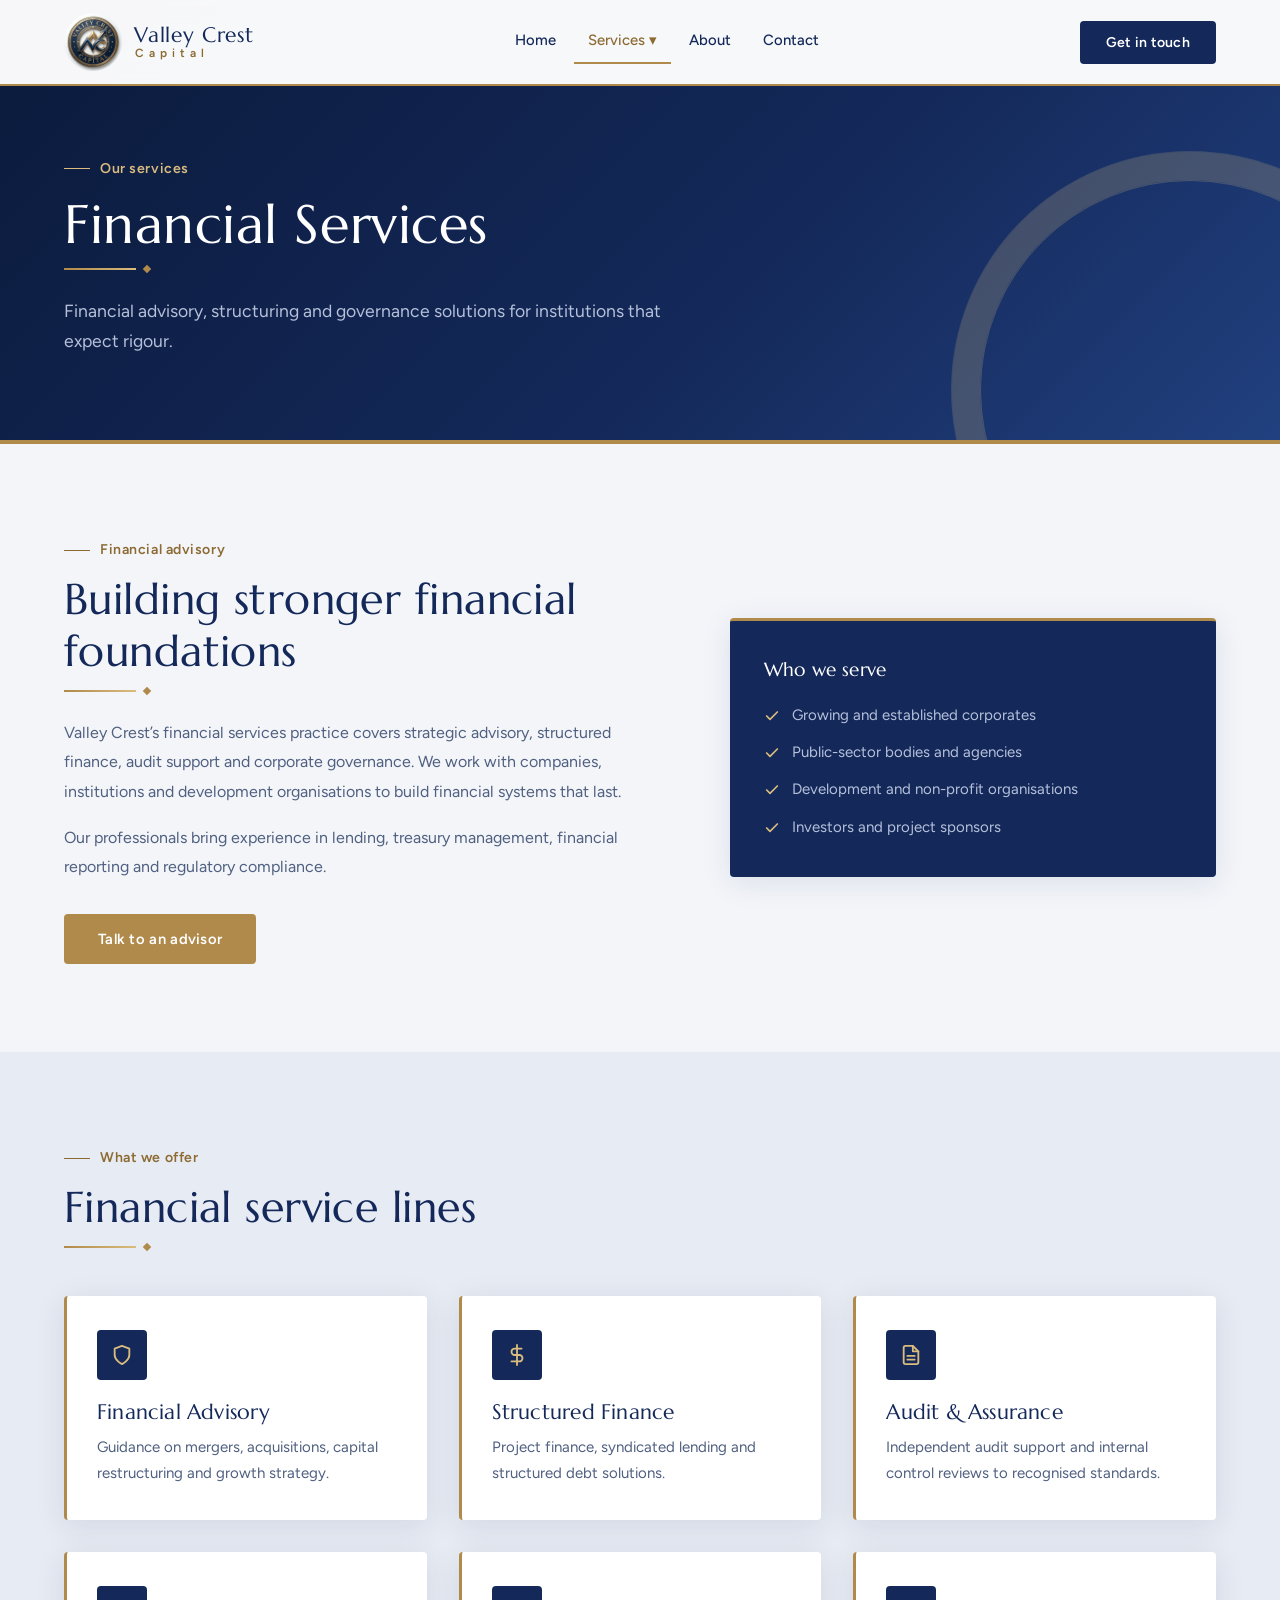
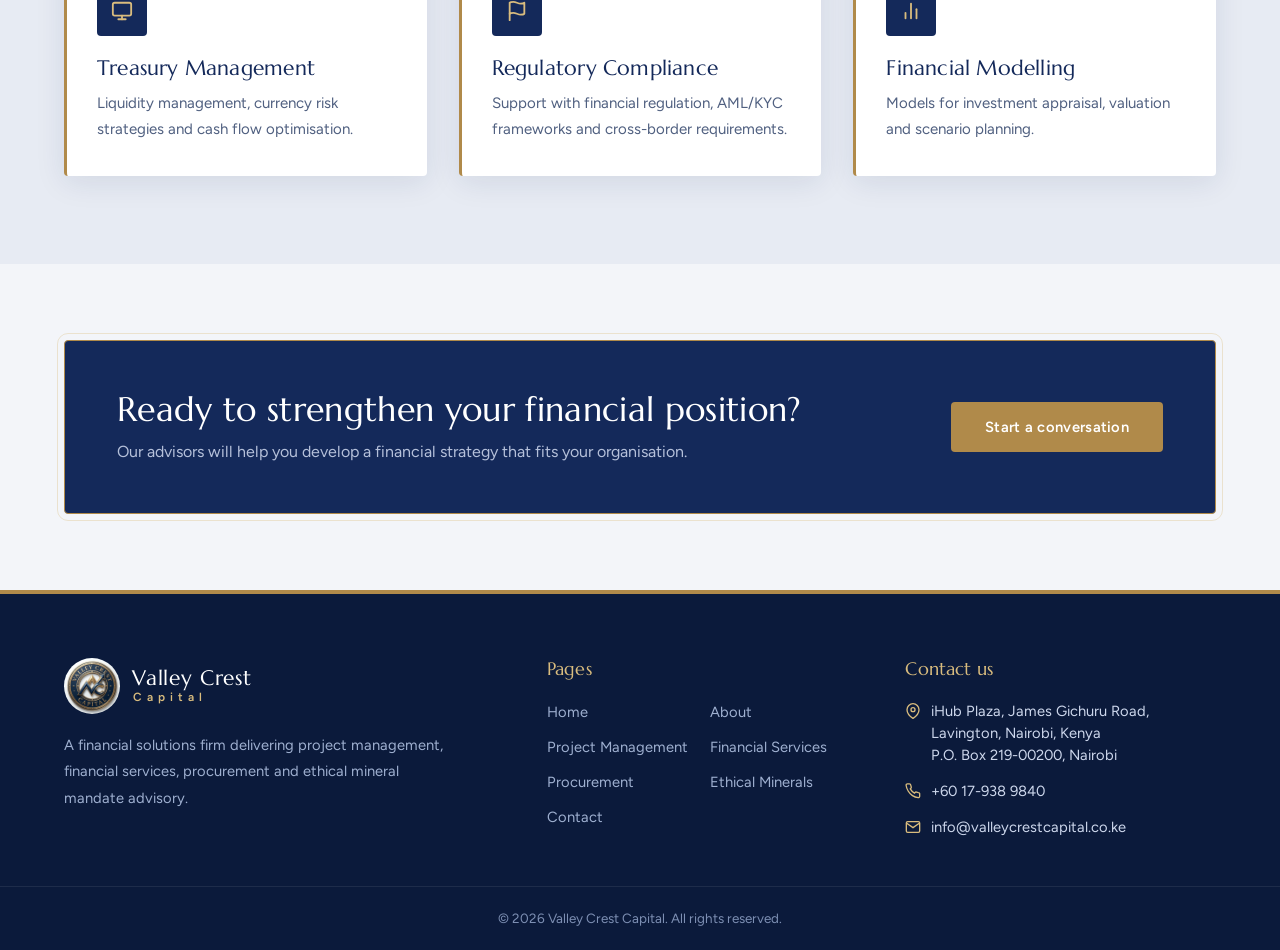
<file: financial-services.html>
<!DOCTYPE html>
<html lang="en">
<head>
  <meta charset="UTF-8">
  <meta name="viewport" content="width=device-width, initial-scale=1.0">
  <title>Financial Services | Valley Crest Capital</title>
  <meta name="description" content="Valley Crest Capital: project management, financial services, procurement and ethical mineral mandate advisory in Nairobi, Kenya.">
  <link rel="stylesheet" href="style.css">
  <link rel="icon" href="logo.png" type="image/png">
</head>
<body>
  <header class="site-header" id="site-header"><div class="header__inner container"><a href="index.html" class="header__brand"><img src="logo.png" alt="Valley Crest Capital logo" class="header__logo"><div><span class="brand-name">Valley Crest</span><span class="brand-sub">Capital</span></div></a><nav class="header__nav" id="main-nav" aria-label="Main navigation"><ul class="header__nav-list"><li><a href="index.html" class="nav-link">Home</a></li><li class="has-dropdown"><a href="#" class="nav-link nav-link--dropdown" aria-haspopup="true">Services &#9662;</a><ul class="dropdown"><li><a href="project-management.html">Project Management</a></li><li><a href="financial-services.html">Financial Services</a></li><li><a href="procurement-services.html">Procurement Services</a></li><li><a href="ethical-mineral-mandate.html">Ethical Mineral Mandate</a></li></ul></li><li><a href="about.html" class="nav-link">About</a></li><li><a href="contact.html" class="nav-link">Contact</a></li></ul></nav><div class="header__actions"><a href="contact.html" class="btn btn--gold header__cta">Get in touch</a><button class="header__toggle" id="menu-toggle" aria-label="Toggle navigation" aria-expanded="false"><span></span><span></span><span></span></button></div></div></header>
  <main>
    <section class="page-hero"><div class="container"><span class="section__label">Our services</span><h1>Financial Services</h1><div class="gold-bar"></div><p>Financial advisory, structuring and governance solutions for institutions that expect rigour.</p></div></section>
    <section class="section"><div class="container split">
      <div class="lead"><span class="section__label">Financial advisory</span><h2 class="section__title">Building stronger financial foundations</h2><div class="gold-bar"></div>
        <p>Valley Crest’s financial services practice covers strategic advisory, structured finance, audit support and corporate governance. We work with companies, institutions and development organisations to build financial systems that last.</p>
        <p>Our professionals bring experience in lending, treasury management, financial reporting and regulatory compliance.</p>
        <a href="contact.html" class="btn btn--gold mt">Talk to an advisor</a></div>
      <div class="panel"><h3>Who we serve</h3><ul class="ticks"><li><svg width="16" height="16" fill="none" stroke="currentColor" stroke-width="2.5" stroke-linecap="round" stroke-linejoin="round" viewBox="0 0 24 24"><polyline points="20 6 9 17 4 12"/></svg><span>Growing and established corporates</span></li><li><svg width="16" height="16" fill="none" stroke="currentColor" stroke-width="2.5" stroke-linecap="round" stroke-linejoin="round" viewBox="0 0 24 24"><polyline points="20 6 9 17 4 12"/></svg><span>Public-sector bodies and agencies</span></li><li><svg width="16" height="16" fill="none" stroke="currentColor" stroke-width="2.5" stroke-linecap="round" stroke-linejoin="round" viewBox="0 0 24 24"><polyline points="20 6 9 17 4 12"/></svg><span>Development and non-profit organisations</span></li><li><svg width="16" height="16" fill="none" stroke="currentColor" stroke-width="2.5" stroke-linecap="round" stroke-linejoin="round" viewBox="0 0 24 24"><polyline points="20 6 9 17 4 12"/></svg><span>Investors and project sponsors</span></li></ul></div>
    </div></section>
    <section class="section section--alt"><div class="container">
      <span class="section__label">What we offer</span><h2 class="section__title">Financial service lines</h2><div class="gold-bar"></div>
      <div class="grid-3 mtop">
        <div class="card"><div class="card__icon"><svg width="22" height="22" fill="none" stroke="currentColor" stroke-width="2" stroke-linecap="round" stroke-linejoin="round" viewBox="0 0 24 24"><path d="M12 22s8-4 8-10V5l-8-3-8 3v7c0 6 8 10 8 10z"/></svg></div><h3>Financial Advisory</h3><p>Guidance on mergers, acquisitions, capital restructuring and growth strategy.</p></div>
        <div class="card"><div class="card__icon"><svg width="22" height="22" fill="none" stroke="currentColor" stroke-width="2" stroke-linecap="round" stroke-linejoin="round" viewBox="0 0 24 24"><line x1="12" y1="1" x2="12" y2="23"/><path d="M17 5H9.5a3.5 3.5 0 000 7h5a3.5 3.5 0 010 7H6"/></svg></div><h3>Structured Finance</h3><p>Project finance, syndicated lending and structured debt solutions.</p></div>
        <div class="card"><div class="card__icon"><svg width="22" height="22" fill="none" stroke="currentColor" stroke-width="2" stroke-linecap="round" stroke-linejoin="round" viewBox="0 0 24 24"><path d="M14 2H6a2 2 0 00-2 2v16a2 2 0 002 2h12a2 2 0 002-2V8z"/><polyline points="14 2 14 8 20 8"/><line x1="16" y1="13" x2="8" y2="13"/><line x1="16" y1="17" x2="8" y2="17"/></svg></div><h3>Audit &amp; Assurance</h3><p>Independent audit support and internal control reviews to recognised standards.</p></div>
        <div class="card"><div class="card__icon"><svg width="22" height="22" fill="none" stroke="currentColor" stroke-width="2" stroke-linecap="round" stroke-linejoin="round" viewBox="0 0 24 24"><rect x="2" y="3" width="20" height="14" rx="2"/><line x1="8" y1="21" x2="16" y2="21"/><line x1="12" y1="17" x2="12" y2="21"/></svg></div><h3>Treasury Management</h3><p>Liquidity management, currency risk strategies and cash flow optimisation.</p></div>
        <div class="card"><div class="card__icon"><svg width="22" height="22" fill="none" stroke="currentColor" stroke-width="2" stroke-linecap="round" stroke-linejoin="round" viewBox="0 0 24 24"><path d="M4 15s1-1 4-1 5 2 8 2 4-1 4-1V3s-1 1-4 1-5-2-8-2-4 1-4 1z"/><line x1="4" y1="22" x2="4" y2="15"/></svg></div><h3>Regulatory Compliance</h3><p>Support with financial regulation, AML/KYC frameworks and cross-border requirements.</p></div>
        <div class="card"><div class="card__icon"><svg width="22" height="22" fill="none" stroke="currentColor" stroke-width="2" stroke-linecap="round" stroke-linejoin="round" viewBox="0 0 24 24"><line x1="18" y1="20" x2="18" y2="10"/><line x1="12" y1="20" x2="12" y2="4"/><line x1="6" y1="20" x2="6" y2="14"/></svg></div><h3>Financial Modelling</h3><p>Models for investment appraisal, valuation and scenario planning.</p></div>
      </div>
    </div></section>
    <section class="cta"><div class="container cta__inner"><div><h2>Ready to strengthen your financial position?</h2><p>Our advisors will help you develop a financial strategy that fits your organisation.</p></div><a href="contact.html" class="btn btn--gold">Start a conversation</a></div></section>
  </main>
  <footer class="site-footer"><div class="footer__top container"><div><a href="index.html" class="footer__brand-link"><img src="logo.png" alt="Valley Crest Capital logo" class="footer__logo"><div><span class="brand-name">Valley Crest</span><span class="brand-sub">Capital</span></div></a><p class="footer__desc">A financial solutions firm delivering project management, financial services, procurement and ethical mineral mandate advisory.</p></div><div><h4 class="footer__heading">Pages</h4><ul class="footer__grid"><li><a href="index.html">Home</a></li><li><a href="about.html">About</a></li><li><a href="project-management.html">Project Management</a></li><li><a href="financial-services.html">Financial Services</a></li><li><a href="procurement-services.html">Procurement</a></li><li><a href="ethical-mineral-mandate.html">Ethical Minerals</a></li><li><a href="contact.html">Contact</a></li></ul></div><div><h4 class="footer__heading">Contact us</h4><ul class="footer__contact"><li><svg width="16" height="16" fill="none" stroke="currentColor" stroke-width="2" viewBox="0 0 24 24"><path d="M21 10c0 7-9 13-9 13S3 17 3 10a9 9 0 0118 0z"/><circle cx="12" cy="10" r="3"/></svg><span>iHub Plaza, James Gichuru Road,<br>Lavington, Nairobi, Kenya<br>P.O. Box 219-00200, Nairobi</span></li><li><svg width="16" height="16" fill="none" stroke="currentColor" stroke-width="2" viewBox="0 0 24 24"><path d="M22 16.92v3a2 2 0 01-2.18 2 19.79 19.79 0 01-8.63-3.07A19.5 19.5 0 014.72 12 19.79 19.79 0 011.65 3.43 2 2 0 013.62 1.25h3a2 2 0 012 1.72c.13.96.36 1.9.7 2.81a2 2 0 01-.45 2.11L7.91 8.84a16 16 0 006.29 6.29l.96-.96a2 2 0 012.11-.45c.91.34 1.85.57 2.81.7A2 2 0 0122 16.92z"/></svg><a href="tel:+60179389840">+60 17-938 9840</a></li><li><svg width="16" height="16" fill="none" stroke="currentColor" stroke-width="2" viewBox="0 0 24 24"><path d="M4 4h16a2 2 0 012 2v12a2 2 0 01-2 2H4a2 2 0 01-2-2V6a2 2 0 012-2z"/><polyline points="22,6 12,13 2,6"/></svg><a href="mailto:info@valleycrestcapital.co.ke?subject=Enquiry%20About%20Your%20Services">info@valleycrestcapital.co.ke</a></li></ul></div></div><div class="footer__bottom"><div class="container">&copy; <span id="footer-year"></span> Valley Crest Capital. All rights reserved.</div></div></footer>
  <script src="components.js"></script>
</body>
</html>
</file>
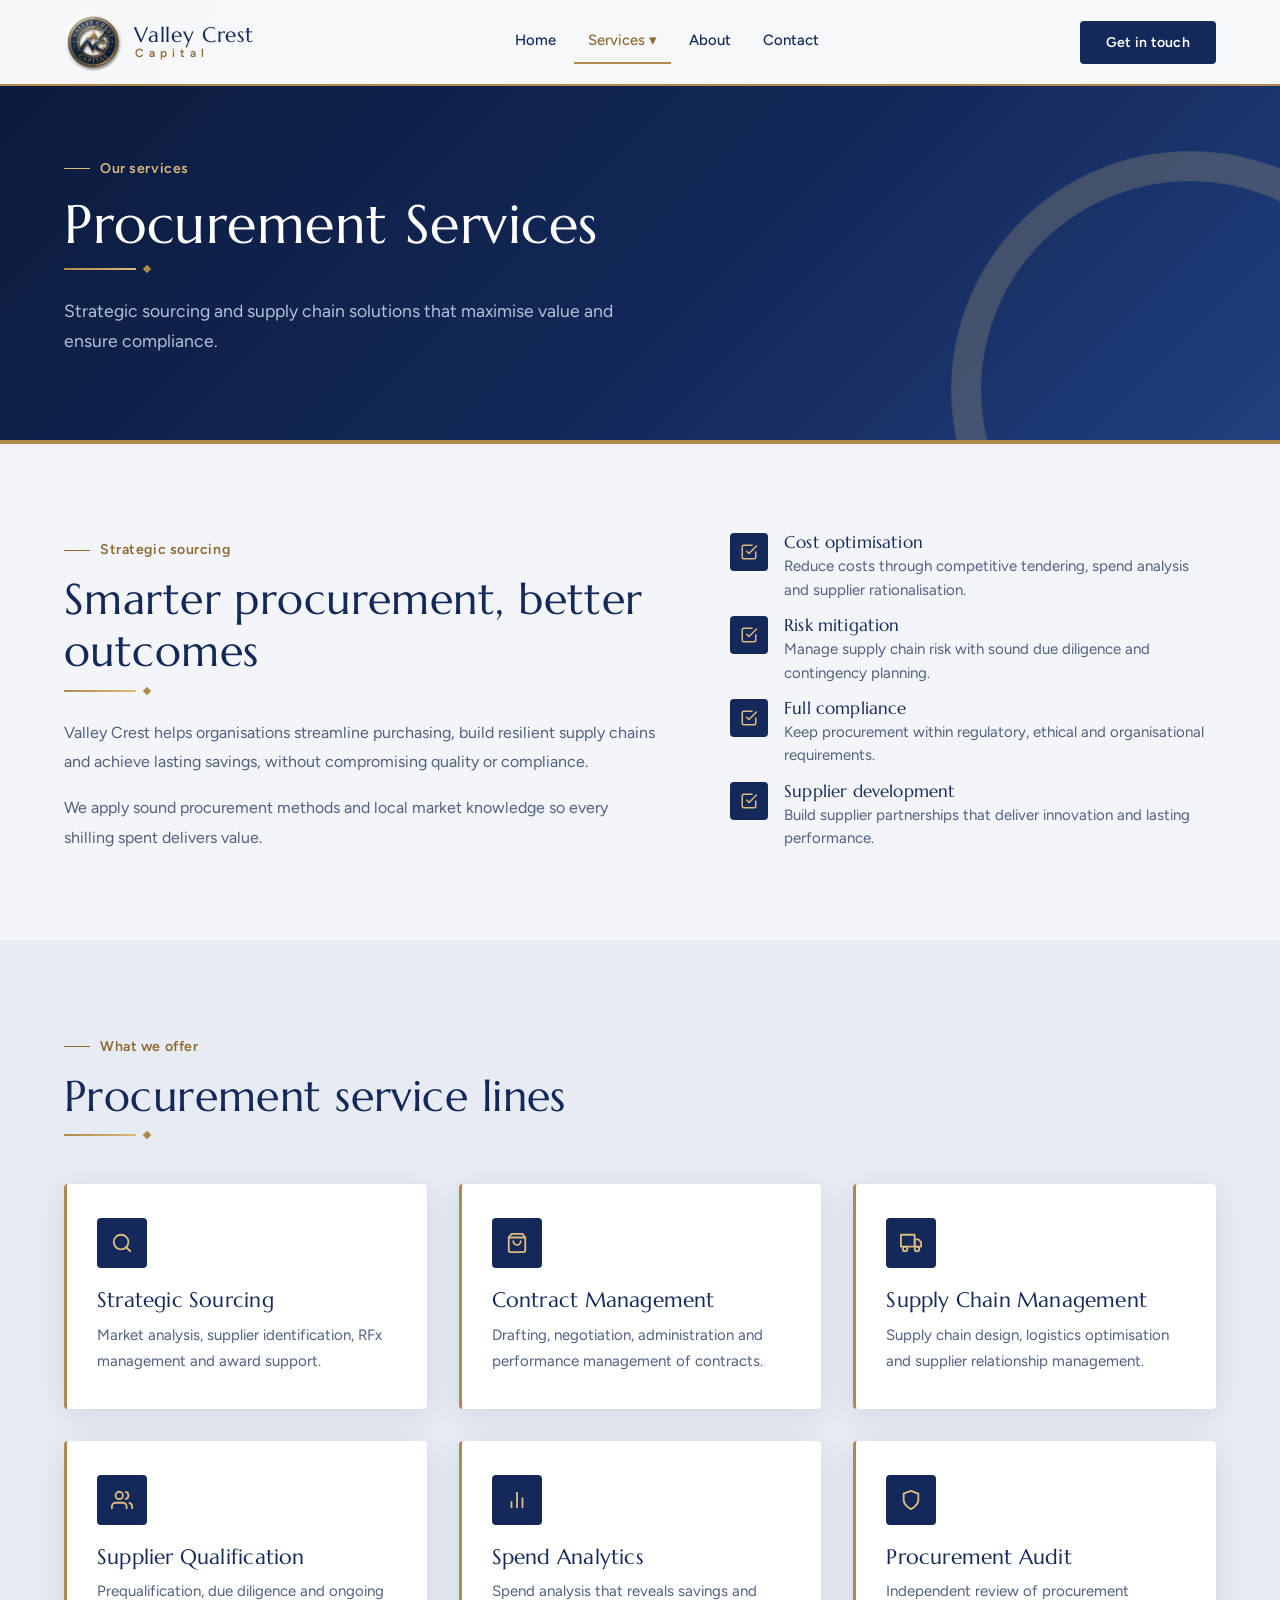
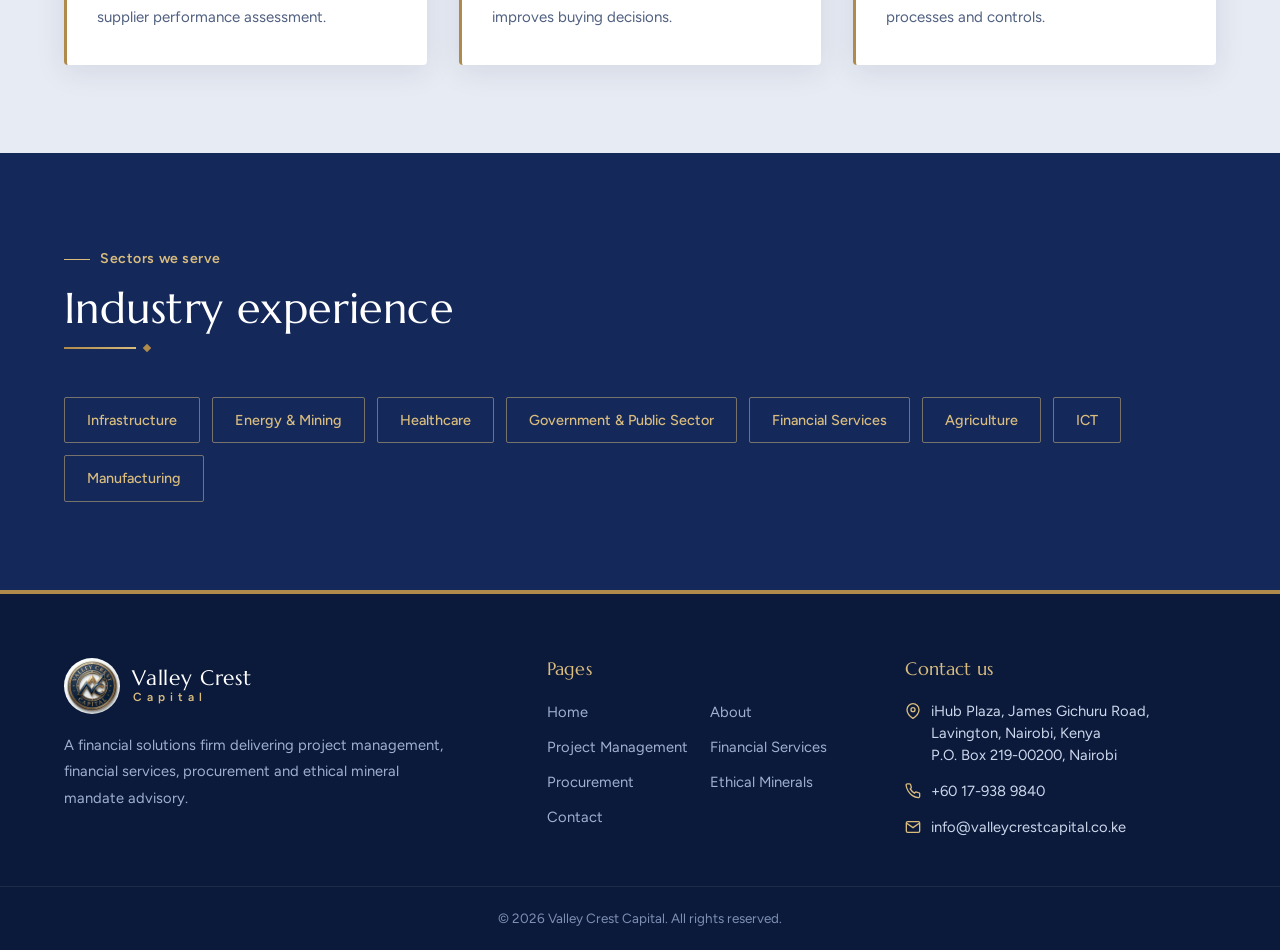
<file: procurement-services.html>
<!DOCTYPE html>
<html lang="en">
<head>
  <meta charset="UTF-8">
  <meta name="viewport" content="width=device-width, initial-scale=1.0">
  <title>Procurement Services | Valley Crest Capital</title>
  <meta name="description" content="Valley Crest Capital: project management, financial services, procurement and ethical mineral mandate advisory in Nairobi, Kenya.">
  <link rel="stylesheet" href="style.css">
  <link rel="icon" href="logo.png" type="image/png">
</head>
<body>
  <header class="site-header" id="site-header"><div class="header__inner container"><a href="index.html" class="header__brand"><img src="logo.png" alt="Valley Crest Capital logo" class="header__logo"><div><span class="brand-name">Valley Crest</span><span class="brand-sub">Capital</span></div></a><nav class="header__nav" id="main-nav" aria-label="Main navigation"><ul class="header__nav-list"><li><a href="index.html" class="nav-link">Home</a></li><li class="has-dropdown"><a href="#" class="nav-link nav-link--dropdown" aria-haspopup="true">Services &#9662;</a><ul class="dropdown"><li><a href="project-management.html">Project Management</a></li><li><a href="financial-services.html">Financial Services</a></li><li><a href="procurement-services.html">Procurement Services</a></li><li><a href="ethical-mineral-mandate.html">Ethical Mineral Mandate</a></li></ul></li><li><a href="about.html" class="nav-link">About</a></li><li><a href="contact.html" class="nav-link">Contact</a></li></ul></nav><div class="header__actions"><a href="contact.html" class="btn btn--gold header__cta">Get in touch</a><button class="header__toggle" id="menu-toggle" aria-label="Toggle navigation" aria-expanded="false"><span></span><span></span><span></span></button></div></div></header>
  <main>
    <section class="page-hero"><div class="container"><span class="section__label">Our services</span><h1>Procurement Services</h1><div class="gold-bar"></div><p>Strategic sourcing and supply chain solutions that maximise value and ensure compliance.</p></div></section>
    <section class="section"><div class="container split">
      <div class="lead"><span class="section__label">Strategic sourcing</span><h2 class="section__title">Smarter procurement, better outcomes</h2><div class="gold-bar"></div>
        <p>Valley Crest helps organisations streamline purchasing, build resilient supply chains and achieve lasting savings, without compromising quality or compliance.</p>
        <p>We apply sound procurement methods and local market knowledge so every shilling spent delivers value.</p></div>
      <ul class="ticks ticks--light"><li><div class="tick-dot"><svg width="18" height="18" fill="none" stroke="currentColor" stroke-width="2" stroke-linecap="round" stroke-linejoin="round" viewBox="0 0 24 24"><path d="M9 11l3 3L22 4"/><path d="M21 12v7a2 2 0 01-2 2H5a2 2 0 01-2-2V5a2 2 0 012-2h11"/></svg></div><div><h4>Cost optimisation</h4><p>Reduce costs through competitive tendering, spend analysis and supplier rationalisation.</p></div></li><li><div class="tick-dot"><svg width="18" height="18" fill="none" stroke="currentColor" stroke-width="2" stroke-linecap="round" stroke-linejoin="round" viewBox="0 0 24 24"><path d="M9 11l3 3L22 4"/><path d="M21 12v7a2 2 0 01-2 2H5a2 2 0 01-2-2V5a2 2 0 012-2h11"/></svg></div><div><h4>Risk mitigation</h4><p>Manage supply chain risk with sound due diligence and contingency planning.</p></div></li><li><div class="tick-dot"><svg width="18" height="18" fill="none" stroke="currentColor" stroke-width="2" stroke-linecap="round" stroke-linejoin="round" viewBox="0 0 24 24"><path d="M9 11l3 3L22 4"/><path d="M21 12v7a2 2 0 01-2 2H5a2 2 0 01-2-2V5a2 2 0 012-2h11"/></svg></div><div><h4>Full compliance</h4><p>Keep procurement within regulatory, ethical and organisational requirements.</p></div></li><li><div class="tick-dot"><svg width="18" height="18" fill="none" stroke="currentColor" stroke-width="2" stroke-linecap="round" stroke-linejoin="round" viewBox="0 0 24 24"><path d="M9 11l3 3L22 4"/><path d="M21 12v7a2 2 0 01-2 2H5a2 2 0 01-2-2V5a2 2 0 012-2h11"/></svg></div><div><h4>Supplier development</h4><p>Build supplier partnerships that deliver innovation and lasting performance.</p></div></li></ul>
    </div></section>
    <section class="section section--alt"><div class="container">
      <span class="section__label">What we offer</span><h2 class="section__title">Procurement service lines</h2><div class="gold-bar"></div>
      <div class="grid-3 mtop">
        <div class="card"><div class="card__icon"><svg width="22" height="22" fill="none" stroke="currentColor" stroke-width="2" stroke-linecap="round" stroke-linejoin="round" viewBox="0 0 24 24"><circle cx="11" cy="11" r="8"/><line x1="21" y1="21" x2="16.65" y2="16.65"/></svg></div><h3>Strategic Sourcing</h3><p>Market analysis, supplier identification, RFx management and award support.</p></div>
        <div class="card"><div class="card__icon"><svg width="22" height="22" fill="none" stroke="currentColor" stroke-width="2" stroke-linecap="round" stroke-linejoin="round" viewBox="0 0 24 24"><path d="M6 2L3 6v14a2 2 0 002 2h14a2 2 0 002-2V6l-3-4z"/><line x1="3" y1="6" x2="21" y2="6"/><path d="M16 10a4 4 0 01-8 0"/></svg></div><h3>Contract Management</h3><p>Drafting, negotiation, administration and performance management of contracts.</p></div>
        <div class="card"><div class="card__icon"><svg width="22" height="22" fill="none" stroke="currentColor" stroke-width="2" stroke-linecap="round" stroke-linejoin="round" viewBox="0 0 24 24"><rect x="1" y="3" width="15" height="13"/><polygon points="16 8 20 8 23 11 23 16 16 16 16 8"/><circle cx="5.5" cy="18.5" r="2.5"/><circle cx="18.5" cy="18.5" r="2.5"/></svg></div><h3>Supply Chain Management</h3><p>Supply chain design, logistics optimisation and supplier relationship management.</p></div>
        <div class="card"><div class="card__icon"><svg width="22" height="22" fill="none" stroke="currentColor" stroke-width="2" stroke-linecap="round" stroke-linejoin="round" viewBox="0 0 24 24"><path d="M17 21v-2a4 4 0 00-4-4H5a4 4 0 00-4 4v2"/><circle cx="9" cy="7" r="4"/><path d="M23 21v-2a4 4 0 00-3-3.87M16 3.13a4 4 0 010 7.75"/></svg></div><h3>Supplier Qualification</h3><p>Prequalification, due diligence and ongoing supplier performance assessment.</p></div>
        <div class="card"><div class="card__icon"><svg width="22" height="22" fill="none" stroke="currentColor" stroke-width="2" stroke-linecap="round" stroke-linejoin="round" viewBox="0 0 24 24"><line x1="18" y1="20" x2="18" y2="10"/><line x1="12" y1="20" x2="12" y2="4"/><line x1="6" y1="20" x2="6" y2="14"/></svg></div><h3>Spend Analytics</h3><p>Spend analysis that reveals savings and improves buying decisions.</p></div>
        <div class="card"><div class="card__icon"><svg width="22" height="22" fill="none" stroke="currentColor" stroke-width="2" stroke-linecap="round" stroke-linejoin="round" viewBox="0 0 24 24"><path d="M12 22s8-4 8-10V5l-8-3-8 3v7c0 6 8 10 8 10z"/></svg></div><h3>Procurement Audit</h3><p>Independent review of procurement processes and controls.</p></div>
      </div>
    </div></section>
    <section class="section section--dark"><div class="container">
      <span class="section__label">Sectors we serve</span><h2 class="section__title">Industry experience</h2><div class="gold-bar"></div>
      <div class="tags mtop"><div class="tag">Infrastructure</div><div class="tag">Energy &amp; Mining</div><div class="tag">Healthcare</div><div class="tag">Government &amp; Public Sector</div><div class="tag">Financial Services</div><div class="tag">Agriculture</div><div class="tag">ICT</div><div class="tag">Manufacturing</div></div>
    </div></section>
  </main>
  <footer class="site-footer"><div class="footer__top container"><div><a href="index.html" class="footer__brand-link"><img src="logo.png" alt="Valley Crest Capital logo" class="footer__logo"><div><span class="brand-name">Valley Crest</span><span class="brand-sub">Capital</span></div></a><p class="footer__desc">A financial solutions firm delivering project management, financial services, procurement and ethical mineral mandate advisory.</p></div><div><h4 class="footer__heading">Pages</h4><ul class="footer__grid"><li><a href="index.html">Home</a></li><li><a href="about.html">About</a></li><li><a href="project-management.html">Project Management</a></li><li><a href="financial-services.html">Financial Services</a></li><li><a href="procurement-services.html">Procurement</a></li><li><a href="ethical-mineral-mandate.html">Ethical Minerals</a></li><li><a href="contact.html">Contact</a></li></ul></div><div><h4 class="footer__heading">Contact us</h4><ul class="footer__contact"><li><svg width="16" height="16" fill="none" stroke="currentColor" stroke-width="2" viewBox="0 0 24 24"><path d="M21 10c0 7-9 13-9 13S3 17 3 10a9 9 0 0118 0z"/><circle cx="12" cy="10" r="3"/></svg><span>iHub Plaza, James Gichuru Road,<br>Lavington, Nairobi, Kenya<br>P.O. Box 219-00200, Nairobi</span></li><li><svg width="16" height="16" fill="none" stroke="currentColor" stroke-width="2" viewBox="0 0 24 24"><path d="M22 16.92v3a2 2 0 01-2.18 2 19.79 19.79 0 01-8.63-3.07A19.5 19.5 0 014.72 12 19.79 19.79 0 011.65 3.43 2 2 0 013.62 1.25h3a2 2 0 012 1.72c.13.96.36 1.9.7 2.81a2 2 0 01-.45 2.11L7.91 8.84a16 16 0 006.29 6.29l.96-.96a2 2 0 012.11-.45c.91.34 1.85.57 2.81.7A2 2 0 0122 16.92z"/></svg><a href="tel:+60179389840">+60 17-938 9840</a></li><li><svg width="16" height="16" fill="none" stroke="currentColor" stroke-width="2" viewBox="0 0 24 24"><path d="M4 4h16a2 2 0 012 2v12a2 2 0 01-2 2H4a2 2 0 01-2-2V6a2 2 0 012-2z"/><polyline points="22,6 12,13 2,6"/></svg><a href="mailto:info@valleycrestcapital.co.ke?subject=Enquiry%20About%20Your%20Services">info@valleycrestcapital.co.ke</a></li></ul></div></div><div class="footer__bottom"><div class="container">&copy; <span id="footer-year"></span> Valley Crest Capital. All rights reserved.</div></div></footer>
  <script src="components.js"></script>
</body>
</html>
</file>
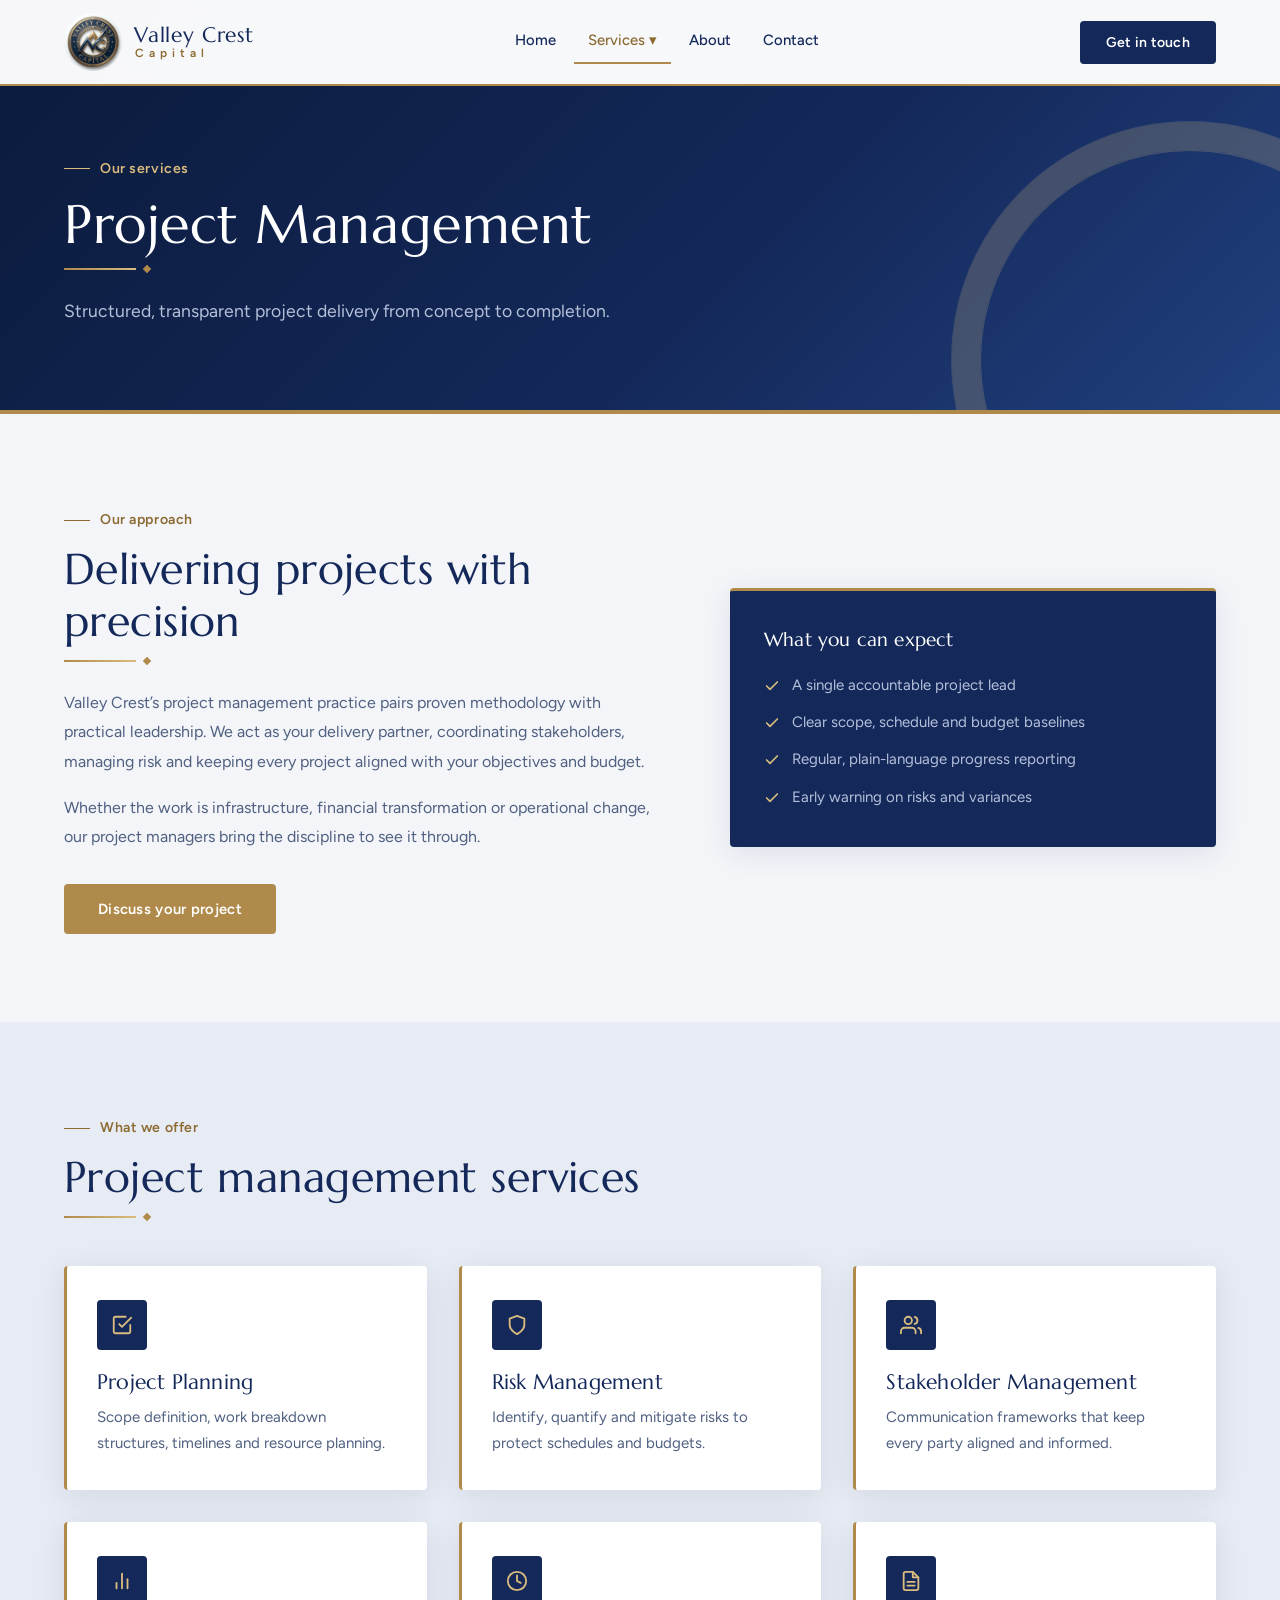
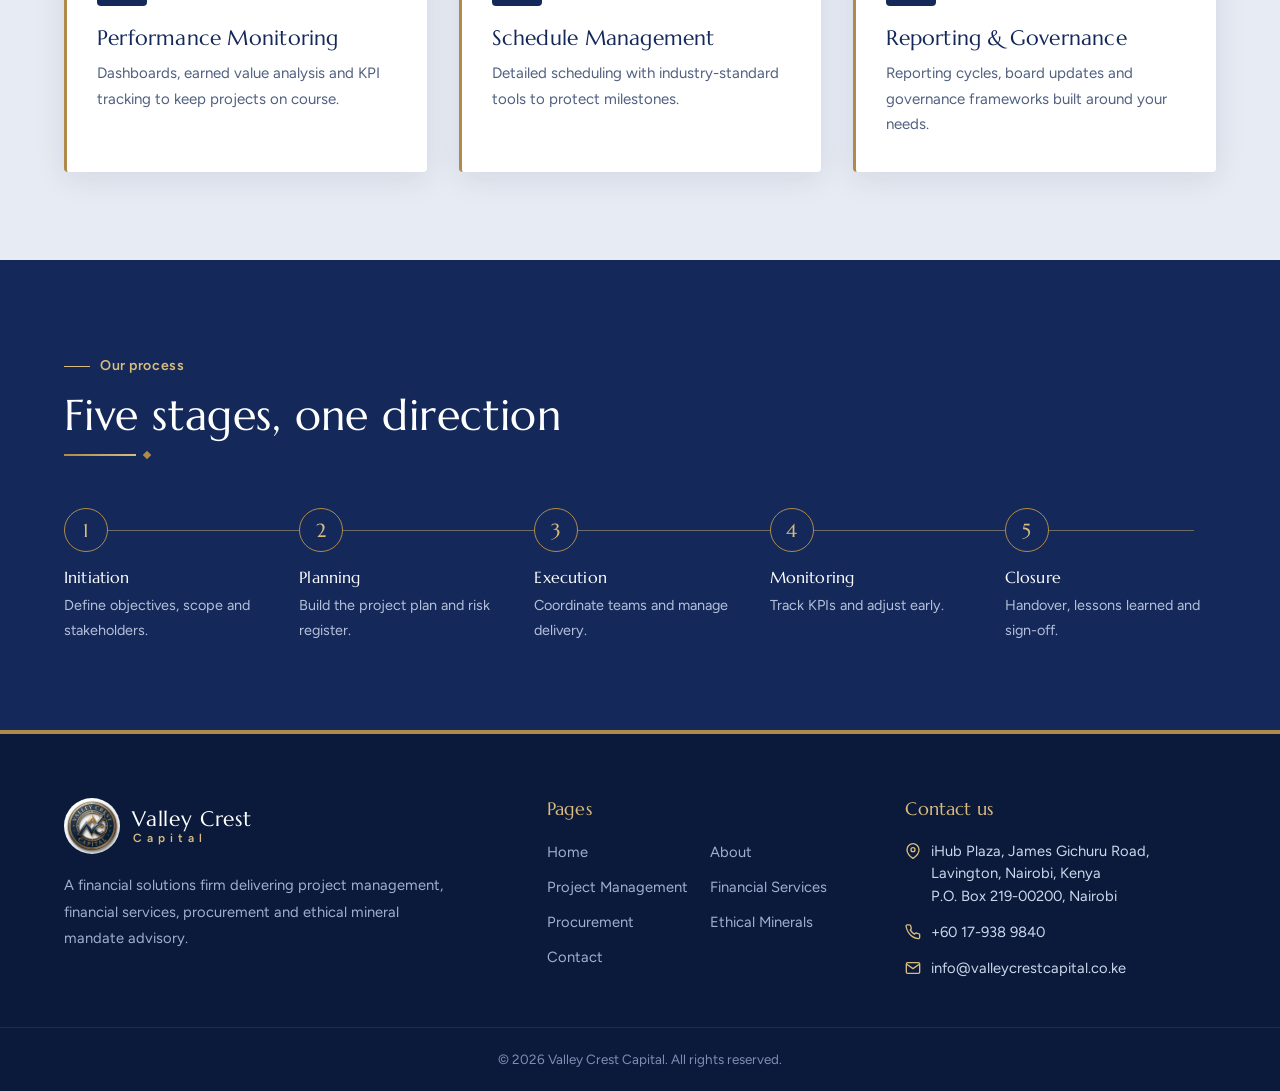
<file: project-management.html>
<!DOCTYPE html>
<html lang="en">
<head>
  <meta charset="UTF-8">
  <meta name="viewport" content="width=device-width, initial-scale=1.0">
  <title>Project Management | Valley Crest Capital</title>
  <meta name="description" content="Valley Crest Capital: project management, financial services, procurement and ethical mineral mandate advisory in Nairobi, Kenya.">
  <link rel="stylesheet" href="style.css">
  <link rel="icon" href="logo.png" type="image/png">
</head>
<body>
  <header class="site-header" id="site-header"><div class="header__inner container"><a href="index.html" class="header__brand"><img src="logo.png" alt="Valley Crest Capital logo" class="header__logo"><div><span class="brand-name">Valley Crest</span><span class="brand-sub">Capital</span></div></a><nav class="header__nav" id="main-nav" aria-label="Main navigation"><ul class="header__nav-list"><li><a href="index.html" class="nav-link">Home</a></li><li class="has-dropdown"><a href="#" class="nav-link nav-link--dropdown" aria-haspopup="true">Services &#9662;</a><ul class="dropdown"><li><a href="project-management.html">Project Management</a></li><li><a href="financial-services.html">Financial Services</a></li><li><a href="procurement-services.html">Procurement Services</a></li><li><a href="ethical-mineral-mandate.html">Ethical Mineral Mandate</a></li></ul></li><li><a href="about.html" class="nav-link">About</a></li><li><a href="contact.html" class="nav-link">Contact</a></li></ul></nav><div class="header__actions"><a href="contact.html" class="btn btn--gold header__cta">Get in touch</a><button class="header__toggle" id="menu-toggle" aria-label="Toggle navigation" aria-expanded="false"><span></span><span></span><span></span></button></div></div></header>
  <main>
    <section class="page-hero"><div class="container"><span class="section__label">Our services</span><h1>Project Management</h1><div class="gold-bar"></div><p>Structured, transparent project delivery from concept to completion.</p></div></section>
    <section class="section"><div class="container split">
      <div class="lead"><span class="section__label">Our approach</span><h2 class="section__title">Delivering projects with precision</h2><div class="gold-bar"></div>
        <p>Valley Crest’s project management practice pairs proven methodology with practical leadership. We act as your delivery partner, coordinating stakeholders, managing risk and keeping every project aligned with your objectives and budget.</p>
        <p>Whether the work is infrastructure, financial transformation or operational change, our project managers bring the discipline to see it through.</p>
        <a href="contact.html" class="btn btn--gold mt">Discuss your project</a></div>
      <div class="panel"><h3>What you can expect</h3><ul class="ticks"><li><svg width="16" height="16" fill="none" stroke="currentColor" stroke-width="2.5" stroke-linecap="round" stroke-linejoin="round" viewBox="0 0 24 24"><polyline points="20 6 9 17 4 12"/></svg><span>A single accountable project lead</span></li><li><svg width="16" height="16" fill="none" stroke="currentColor" stroke-width="2.5" stroke-linecap="round" stroke-linejoin="round" viewBox="0 0 24 24"><polyline points="20 6 9 17 4 12"/></svg><span>Clear scope, schedule and budget baselines</span></li><li><svg width="16" height="16" fill="none" stroke="currentColor" stroke-width="2.5" stroke-linecap="round" stroke-linejoin="round" viewBox="0 0 24 24"><polyline points="20 6 9 17 4 12"/></svg><span>Regular, plain-language progress reporting</span></li><li><svg width="16" height="16" fill="none" stroke="currentColor" stroke-width="2.5" stroke-linecap="round" stroke-linejoin="round" viewBox="0 0 24 24"><polyline points="20 6 9 17 4 12"/></svg><span>Early warning on risks and variances</span></li></ul></div>
    </div></section>
    <section class="section section--alt"><div class="container">
      <span class="section__label">What we offer</span><h2 class="section__title">Project management services</h2><div class="gold-bar"></div>
      <div class="grid-3 mtop">
        <div class="card"><div class="card__icon"><svg width="22" height="22" fill="none" stroke="currentColor" stroke-width="2" stroke-linecap="round" stroke-linejoin="round" viewBox="0 0 24 24"><path d="M9 11l3 3L22 4"/><path d="M21 12v7a2 2 0 01-2 2H5a2 2 0 01-2-2V5a2 2 0 012-2h11"/></svg></div><h3>Project Planning</h3><p>Scope definition, work breakdown structures, timelines and resource planning.</p></div>
        <div class="card"><div class="card__icon"><svg width="22" height="22" fill="none" stroke="currentColor" stroke-width="2" stroke-linecap="round" stroke-linejoin="round" viewBox="0 0 24 24"><path d="M12 22s8-4 8-10V5l-8-3-8 3v7c0 6 8 10 8 10z"/></svg></div><h3>Risk Management</h3><p>Identify, quantify and mitigate risks to protect schedules and budgets.</p></div>
        <div class="card"><div class="card__icon"><svg width="22" height="22" fill="none" stroke="currentColor" stroke-width="2" stroke-linecap="round" stroke-linejoin="round" viewBox="0 0 24 24"><path d="M17 21v-2a4 4 0 00-4-4H5a4 4 0 00-4 4v2"/><circle cx="9" cy="7" r="4"/><path d="M23 21v-2a4 4 0 00-3-3.87M16 3.13a4 4 0 010 7.75"/></svg></div><h3>Stakeholder Management</h3><p>Communication frameworks that keep every party aligned and informed.</p></div>
        <div class="card"><div class="card__icon"><svg width="22" height="22" fill="none" stroke="currentColor" stroke-width="2" stroke-linecap="round" stroke-linejoin="round" viewBox="0 0 24 24"><line x1="18" y1="20" x2="18" y2="10"/><line x1="12" y1="20" x2="12" y2="4"/><line x1="6" y1="20" x2="6" y2="14"/></svg></div><h3>Performance Monitoring</h3><p>Dashboards, earned value analysis and KPI tracking to keep projects on course.</p></div>
        <div class="card"><div class="card__icon"><svg width="22" height="22" fill="none" stroke="currentColor" stroke-width="2" stroke-linecap="round" stroke-linejoin="round" viewBox="0 0 24 24"><circle cx="12" cy="12" r="10"/><polyline points="12 6 12 12 16 14"/></svg></div><h3>Schedule Management</h3><p>Detailed scheduling with industry-standard tools to protect milestones.</p></div>
        <div class="card"><div class="card__icon"><svg width="22" height="22" fill="none" stroke="currentColor" stroke-width="2" stroke-linecap="round" stroke-linejoin="round" viewBox="0 0 24 24"><path d="M14 2H6a2 2 0 00-2 2v16a2 2 0 002 2h12a2 2 0 002-2V8z"/><polyline points="14 2 14 8 20 8"/><line x1="16" y1="13" x2="8" y2="13"/><line x1="16" y1="17" x2="8" y2="17"/></svg></div><h3>Reporting &amp; Governance</h3><p>Reporting cycles, board updates and governance frameworks built around your needs.</p></div>
      </div>
    </div></section>
    <section class="section section--dark"><div class="container">
      <span class="section__label">Our process</span><h2 class="section__title">Five stages, one direction</h2><div class="gold-bar"></div>
      <div class="steps"><div class="step"><span>1</span><h4>Initiation</h4><p>Define objectives, scope and stakeholders.</p></div><div class="step"><span>2</span><h4>Planning</h4><p>Build the project plan and risk register.</p></div><div class="step"><span>3</span><h4>Execution</h4><p>Coordinate teams and manage delivery.</p></div><div class="step"><span>4</span><h4>Monitoring</h4><p>Track KPIs and adjust early.</p></div><div class="step"><span>5</span><h4>Closure</h4><p>Handover, lessons learned and sign-off.</p></div></div>
    </div></section>
  </main>
  <footer class="site-footer"><div class="footer__top container"><div><a href="index.html" class="footer__brand-link"><img src="logo.png" alt="Valley Crest Capital logo" class="footer__logo"><div><span class="brand-name">Valley Crest</span><span class="brand-sub">Capital</span></div></a><p class="footer__desc">A financial solutions firm delivering project management, financial services, procurement and ethical mineral mandate advisory.</p></div><div><h4 class="footer__heading">Pages</h4><ul class="footer__grid"><li><a href="index.html">Home</a></li><li><a href="about.html">About</a></li><li><a href="project-management.html">Project Management</a></li><li><a href="financial-services.html">Financial Services</a></li><li><a href="procurement-services.html">Procurement</a></li><li><a href="ethical-mineral-mandate.html">Ethical Minerals</a></li><li><a href="contact.html">Contact</a></li></ul></div><div><h4 class="footer__heading">Contact us</h4><ul class="footer__contact"><li><svg width="16" height="16" fill="none" stroke="currentColor" stroke-width="2" viewBox="0 0 24 24"><path d="M21 10c0 7-9 13-9 13S3 17 3 10a9 9 0 0118 0z"/><circle cx="12" cy="10" r="3"/></svg><span>iHub Plaza, James Gichuru Road,<br>Lavington, Nairobi, Kenya<br>P.O. Box 219-00200, Nairobi</span></li><li><svg width="16" height="16" fill="none" stroke="currentColor" stroke-width="2" viewBox="0 0 24 24"><path d="M22 16.92v3a2 2 0 01-2.18 2 19.79 19.79 0 01-8.63-3.07A19.5 19.5 0 014.72 12 19.79 19.79 0 011.65 3.43 2 2 0 013.62 1.25h3a2 2 0 012 1.72c.13.96.36 1.9.7 2.81a2 2 0 01-.45 2.11L7.91 8.84a16 16 0 006.29 6.29l.96-.96a2 2 0 012.11-.45c.91.34 1.85.57 2.81.7A2 2 0 0122 16.92z"/></svg><a href="tel:+60179389840">+60 17-938 9840</a></li><li><svg width="16" height="16" fill="none" stroke="currentColor" stroke-width="2" viewBox="0 0 24 24"><path d="M4 4h16a2 2 0 012 2v12a2 2 0 01-2 2H4a2 2 0 01-2-2V6a2 2 0 012-2z"/><polyline points="22,6 12,13 2,6"/></svg><a href="mailto:info@valleycrestcapital.co.ke?subject=Enquiry%20About%20Your%20Services">info@valleycrestcapital.co.ke</a></li></ul></div></div><div class="footer__bottom"><div class="container">&copy; <span id="footer-year"></span> Valley Crest Capital. All rights reserved.</div></div></footer>
  <script src="components.js"></script>
</body>
</html>
</file>
<file: style.css>
/* Valley Crest Capital — Global Stylesheet. Palette taken from the logo: deep navy + brushed brass. */
@import url('https://fonts.googleapis.com/css2?family=Marcellus&family=Figtree:wght@400;500;600;700&display=swap');
:root{--navy:#14295A;--navy-deep:#0B1A3B;--navy-mid:#21407F;--gold:#B08A4A;--gold-deep:#8C6A32;--gold-light:#D9BC7E;--bg:#F3F5F9;--bg-alt:#E7EBF3;--slate:#506080;--white:#fff;--shadow:0 6px 30px rgba(20,41,90,.10);--r:4px;--t:.25s ease}
*,*::before,*::after{box-sizing:border-box;margin:0;padding:0}
html{scroll-behavior:smooth}
body{font-family:'Figtree',sans-serif;background:var(--bg);color:var(--navy);line-height:1.7;min-height:100vh;display:flex;flex-direction:column}
main{flex:1}
h1,h2,h3,h4{font-family:'Marcellus',serif;font-weight:400;line-height:1.2;color:var(--navy);letter-spacing:.01em}
a{color:inherit;text-decoration:none}
img{max-width:100%;display:block}
ul{list-style:none}
:focus-visible{outline:2px solid var(--gold);outline-offset:3px}
.container{width:90%;max-width:1180px;margin-inline:auto}
.section{padding:88px 0}
.section--dark{background:var(--navy);color:#fff}
.section--dark h2,.section--dark h3,.section--dark h4{color:#fff}
.section--alt{background:var(--bg-alt)}
.section__label{display:inline-flex;align-items:center;gap:10px;font-size:.88rem;font-weight:600;letter-spacing:.04em;color:var(--gold-deep);margin-bottom:12px}
.section__label::before{content:'';width:26px;height:1px;background:currentColor}
.section--dark .section__label,.hero .section__label,.page-hero .section__label{color:var(--gold-light)}
.section__title{font-size:clamp(1.9rem,4vw,2.7rem);margin-bottom:12px}
.section__subtitle{font-size:1.05rem;color:var(--slate);max-width:620px;margin-bottom:48px}
.lead p{color:var(--slate);line-height:1.85}.lead p+p{margin-top:16px}
.gold-bar{width:72px;height:2px;background:linear-gradient(90deg,var(--gold),var(--gold-light));margin:10px 0 26px;position:relative}
.gold-bar::after{content:'';position:absolute;left:80px;top:-2px;width:6px;height:6px;background:var(--gold);transform:rotate(45deg)}
.btn{display:inline-block;padding:14px 32px;border-radius:var(--r);font:600 .92rem 'Figtree',sans-serif;letter-spacing:.02em;cursor:pointer;border:2px solid transparent;transition:var(--t)}
.btn--gold{background:var(--gold);color:#fff}.btn--gold:hover{background:var(--navy);color:#fff;transform:translateY(-2px);box-shadow:0 8px 22px rgba(20,41,90,.3)}
.btn--outline{background:transparent;color:#fff;border-color:var(--gold-light)}.btn--outline:hover{background:var(--gold-light);color:var(--navy-deep)}
.btn--full{width:100%;text-align:center}
.btn:disabled{opacity:.6;cursor:wait}
.mt{margin-top:32px}
/* cards */
.card{background:var(--white);border-radius:var(--r);padding:34px 30px;box-shadow:var(--shadow);border-left:3px solid var(--gold);transition:var(--t)}
.card:hover{transform:translateY(-4px);border-left-color:var(--navy)}
.card h3{margin-bottom:10px;font-size:1.3rem}.card p{color:var(--slate);font-size:.94rem}
.card__icon{width:50px;height:50px;background:var(--navy);border-radius:var(--r);display:flex;align-items:center;justify-content:center;margin-bottom:20px;color:var(--gold-light)}
.card--dark{background:rgba(255,255,255,.05);border:1px solid rgba(217,188,126,.25);border-left:3px solid var(--gold);box-shadow:none}
.card--dark h3{color:#fff}.card--dark p{color:#b5c0da}
.grid-2{display:grid;grid-template-columns:repeat(2,1fr);gap:32px}
.grid-3{display:grid;grid-template-columns:repeat(3,1fr);gap:32px}
.grid-4{display:grid;grid-template-columns:repeat(4,1fr);gap:24px}
.split{display:grid;grid-template-columns:1.1fr .9fr;gap:72px;align-items:center}
.mtop{margin-top:48px}
/* page hero */
.page-hero{background:linear-gradient(135deg,var(--navy-deep),var(--navy) 60%,var(--navy-mid));padding:150px 0 84px;position:relative;overflow:hidden;border-bottom:4px solid var(--gold)}
.page-hero::after{content:'';position:absolute;right:-120px;bottom:-160px;width:420px;height:420px;border:1px solid rgba(217,188,126,.25);border-radius:50%;box-shadow:0 0 0 28px rgba(217,188,126,.05),0 0 0 29px rgba(217,188,126,.18)}
.page-hero .container{position:relative;z-index:1}
.page-hero h1{color:#fff;font-size:clamp(2.2rem,5vw,3.4rem)}
.page-hero p{color:#b5c0da;font-size:1.1rem;max-width:600px}
/* home hero */
.hero{position:relative;min-height:92vh;display:flex;align-items:center;background:radial-gradient(ellipse 50% 70% at 78% 50%,rgba(33,64,127,.9),transparent 70%),linear-gradient(160deg,var(--navy-deep),var(--navy));overflow:hidden;padding-bottom:70px}
.hero__grid{display:grid;grid-template-columns:1.1fr .9fr;gap:48px;align-items:center;padding-top:120px}
.hero__title{font-size:clamp(2.8rem,6vw,4.9rem);color:#fff;line-height:1.05}
.hero__sub{color:#b5c0da;font-size:1.1rem;max-width:520px;margin:0 0 36px}
.hero__actions{display:flex;gap:16px;flex-wrap:wrap}
.hero__seal{justify-self:center;width:min(100%,440px);border-radius:50%;box-shadow:0 0 0 14px rgba(217,188,126,.08),0 0 0 15px rgba(217,188,126,.3),0 30px 70px rgba(0,0,0,.45)}
.hero__seal img{border-radius:50%;width:100%;aspect-ratio:1;object-fit:cover}
/* stats: overlaps the hero */
.stats{position:relative;z-index:2;margin-top:-56px}
.stats__grid{display:grid;grid-template-columns:repeat(4,1fr);background:var(--white);border-top:3px solid var(--gold);border-radius:var(--r);box-shadow:var(--shadow);padding:30px 12px;text-align:center}
.stats__grid>div{padding:0 14px;border-right:1px solid var(--bg-alt)}.stats__grid>div:last-child{border:0}
.stat__num{display:block;font:400 2rem 'Marcellus',serif;color:var(--navy);line-height:1.1}
.stat__label{display:block;font-size:.84rem;font-weight:500;color:var(--slate);margin-top:6px}
.stats+.section{padding-top:80px}
.service-card{display:flex;gap:22px;align-items:flex-start}
.service-card .card__icon{flex-shrink:0;margin:0}
.service-card__link{display:inline-block;margin-top:14px;color:var(--gold-deep);font-size:.88rem;font-weight:700}
.pillar{border-top:1px solid rgba(217,188,126,.4);padding-top:22px}
.pillar__num{font:400 2.6rem 'Marcellus',serif;color:var(--gold-light);line-height:1;margin-bottom:10px}
.pillar h3{margin-bottom:10px}.pillar p{color:#b5c0da}
/* cta */
.cta{padding:76px 0;background:var(--bg)}
.cta__inner{display:flex;align-items:center;justify-content:space-between;gap:32px;flex-wrap:wrap;background:var(--navy);border:1px solid var(--gold);outline:1px solid rgba(217,188,126,.35);outline-offset:6px;border-radius:var(--r);padding:48px 52px}
.cta h2{color:#fff;font-size:clamp(1.5rem,3vw,2.1rem)}.cta p{color:#b5c0da;margin-top:8px}
.cta .btn{white-space:nowrap}
/* panels / lists */
.panel{background:var(--navy);border-top:3px solid var(--gold);border-radius:var(--r);padding:38px 34px;color:#b5c0da;box-shadow:var(--shadow)}
.panel h3{color:#fff;margin-bottom:22px}
.ticks{display:flex;flex-direction:column;gap:14px}
.ticks li{display:flex;gap:12px;align-items:flex-start;font-size:.94rem;line-height:1.55}
.ticks svg{flex-shrink:0;margin-top:4px;color:var(--gold-light)}
.ticks--light li{color:var(--slate);gap:16px}.ticks--light h4{font-size:1.05rem;color:var(--navy);margin-bottom:2px}
.tick-dot{width:38px;height:38px;flex-shrink:0;border-radius:var(--r);background:var(--navy);display:flex;align-items:center;justify-content:center;color:var(--gold-light)}
.ticks--light .tick-dot svg{margin:0;color:var(--gold-light)}
.tags{display:flex;flex-wrap:wrap;gap:12px}
.tag{border:1px solid rgba(217,188,126,.5);color:var(--gold-light);padding:10px 22px;border-radius:2px;font-size:.9rem;font-weight:500}
.diff{display:flex;gap:22px;align-items:flex-start;border-top:1px solid rgba(20,41,90,.18);padding-top:22px}
.diff__num{font:400 2.6rem 'Marcellus',serif;color:var(--gold);line-height:1;width:44px;flex-shrink:0}
.diff h3{margin-bottom:8px}.diff p{color:var(--slate);font-size:.95rem}
.mv{background:rgba(255,255,255,.05);border:1px solid rgba(217,188,126,.25);border-top:3px solid var(--gold);border-radius:var(--r);padding:34px 28px}
.mv p{color:#b5c0da;font-size:.95rem}.mv h3{margin-bottom:12px}
/* process: horizontal timeline */
.steps{display:grid;grid-template-columns:repeat(5,1fr);gap:24px;margin-top:52px;position:relative}
.steps::before{content:'';position:absolute;left:22px;right:22px;top:22px;height:1px;background:rgba(217,188,126,.45)}
.step{position:relative}
.step span{display:flex;align-items:center;justify-content:center;width:44px;height:44px;border-radius:50%;background:var(--navy);border:1px solid var(--gold);font:400 1.2rem 'Marcellus',serif;color:var(--gold-light);position:relative;z-index:1}
.step h4{margin:16px 0 6px}.step p{color:#b5c0da;font-size:.9rem}
.quote{background:var(--white);padding:72px 0;text-align:center;border-bottom:1px solid var(--bg-alt)}
.quote blockquote{font:400 clamp(1.25rem,2.5vw,1.75rem)/1.6 'Marcellus',serif;color:var(--navy);max-width:820px;margin:0 auto;position:relative}
.quote blockquote::before{content:'\201C';display:block;font-size:4.5rem;line-height:.7;color:var(--gold);margin-bottom:10px}
.quote cite{display:block;margin-top:18px;font-size:.9rem;font-weight:600;color:var(--gold-deep);font-style:normal}
.map{border:0;width:100%;height:280px;border-radius:var(--r);margin-top:32px;box-shadow:var(--shadow)}
/* forms */
.contact-grid{gap:64px;align-items:start}.form-row{gap:20px}
.form-group{margin-bottom:22px}
.form-group label{display:block;font-size:.86rem;font-weight:600;margin-bottom:8px}
.form-group input,.form-group textarea,.form-group select{width:100%;padding:14px 16px;border:1.5px solid #cdd5e4;border-radius:var(--r);font:.95rem 'Figtree',sans-serif;color:var(--navy);background:#fff;transition:var(--t)}
.form-group input:focus,.form-group textarea:focus,.form-group select:focus{outline:none;border-color:var(--gold);box-shadow:0 0 0 3px rgba(176,138,74,.2)}
.form-group textarea{min-height:140px;resize:vertical}
.form-msg{margin-top:16px;padding:14px 20px;border-radius:var(--r);font-size:.9rem;font-weight:500;display:none}
.form-msg--ok{background:#f0fdf4;color:#166534;border:1px solid #bbf7d0}.form-msg--err{background:#fef2f2;color:#991b1b;border:1px solid #fecaca}
.info{display:flex;flex-direction:column;gap:28px;margin-top:34px}
.info__item{display:flex;gap:18px}
.info__icon{width:44px;height:44px;flex-shrink:0;border-radius:var(--r);background:var(--navy);display:flex;align-items:center;justify-content:center;color:var(--gold-light)}
.info__item h4{font-size:1.02rem;margin-bottom:2px}.info__item p{color:var(--slate);font-size:.93rem}.info__item a:hover{color:var(--gold-deep)}
/* header: light bar to contrast the navy sections */
.site-header{position:fixed;top:0;left:0;right:0;z-index:1000;background:rgba(255,255,255,.97);backdrop-filter:blur(12px);border-bottom:2px solid var(--gold)}
.site-header.scrolled{box-shadow:0 4px 24px rgba(11,26,59,.14)}
.header__inner{display:flex;align-items:center;justify-content:space-between;height:84px;gap:24px}
.header__brand,.footer__brand-link{display:flex;align-items:center;gap:12px}
.header__logo{width:58px;height:58px;object-fit:contain;border-radius:50%}
.brand-name{display:block;font:400 1.3rem 'Marcellus',serif;color:var(--navy);line-height:1.1;letter-spacing:.04em}
.brand-sub{display:block;font:600 .74rem 'Figtree',sans-serif;color:var(--gold-deep);letter-spacing:.42em;text-indent:.1em}
.header__nav{flex:1;display:flex;justify-content:center}
.header__nav-list{display:flex;gap:4px;align-items:center}
.nav-link{display:inline-block;color:var(--navy);padding:8px 14px;font-size:.93rem;font-weight:500;border-bottom:2px solid transparent}
.nav-link:hover,.nav-link.active{color:var(--gold-deep);border-bottom-color:var(--gold)}
.has-dropdown{position:relative}
.dropdown{display:none;position:absolute;top:100%;left:0;background:var(--white);min-width:240px;padding:8px 0;border-top:2px solid var(--gold);box-shadow:0 18px 40px rgba(11,26,59,.18)}
.dropdown a{display:block;padding:11px 20px;color:var(--navy);font-size:.92rem}
.dropdown a:hover,.dropdown a.active{background:var(--bg);color:var(--gold-deep)}
.header__actions{display:flex;align-items:center;gap:16px}
.header__cta{padding:11px 24px;font-size:.88rem;background:var(--navy)}
.header__cta:hover{background:var(--gold)}
.header__toggle{display:none;flex-direction:column;gap:5px;background:none;border:none;cursor:pointer;padding:6px}
.header__toggle span{width:24px;height:2px;background:var(--navy);transition:var(--t)}
.header__toggle.open span:nth-child(1){transform:translateY(7px) rotate(45deg)}
.header__toggle.open span:nth-child(2){opacity:0}
.header__toggle.open span:nth-child(3){transform:translateY(-7px) rotate(-45deg)}
@media(min-width:901px){.has-dropdown:hover .dropdown,.has-dropdown:focus-within .dropdown{display:block}}
/* footer */
.site-footer{background:var(--navy-deep);color:#9fb0d0;font-size:.92rem;border-top:4px solid var(--gold)}
.footer__top{display:grid;grid-template-columns:1.4fr 1fr 1fr;gap:48px;padding:64px 0 48px}
.footer__logo{width:56px;height:56px;object-fit:contain;border-radius:50%}
.site-footer .brand-name{color:#fff}.site-footer .brand-sub{color:var(--gold-light)}
.footer__brand-link{margin-bottom:18px}
.footer__desc{line-height:1.8;max-width:380px}
.footer__heading{font:400 1.1rem 'Marcellus',serif;color:var(--gold-light);margin-bottom:20px}
.footer__grid{display:grid;grid-template-columns:1fr 1fr;gap:10px 16px}
.footer__grid a:hover,.footer__contact a:hover{color:var(--gold-light)}
.footer__contact{display:flex;flex-direction:column;gap:14px}
.footer__contact li{display:flex;gap:10px;line-height:1.5;color:#cdd7ec}
.footer__contact svg{flex-shrink:0;margin-top:3px;color:var(--gold-light)}
.footer__bottom{border-top:1px solid rgba(255,255,255,.08);padding:20px 0;text-align:center;font-size:.84rem;color:#7d8fb3}
/* responsive */
@media(max-width:900px){
 .grid-3,.grid-4{grid-template-columns:repeat(2,1fr)}
 .split{grid-template-columns:1fr;gap:40px}
 .hero__grid{grid-template-columns:1fr}.hero__seal{width:min(70%,320px);order:-1;margin-bottom:8px}.hero{padding-bottom:90px}
 .stats__grid{grid-template-columns:1fr 1fr;row-gap:24px}.stats__grid>div:nth-child(2){border:0}
 .steps{grid-template-columns:1fr 1fr}.steps::before{display:none}
 .footer__top{grid-template-columns:1fr 1fr}.footer__top>:first-child{grid-column:1/-1}
 .header__cta{display:none}.header__toggle{display:flex}
 .header__nav{position:absolute;top:84px;left:0;right:0;background:var(--white);display:none;border-bottom:2px solid var(--gold)}
 .header__nav.open{display:block}
 .header__nav-list{flex-direction:column;align-items:stretch;padding:12px 0}
 .nav-link{display:block;padding:14px 24px;border-bottom:0}
 .dropdown{position:static;box-shadow:none;border-top:0;background:var(--bg);padding-left:16px}
 .has-dropdown.mobile-open .dropdown{display:block}
}
@media(max-width:640px){
 .grid-2,.grid-3,.grid-4,.footer__top{grid-template-columns:1fr}
 .section{padding:64px 0}.steps{grid-template-columns:1fr}
 .service-card{flex-direction:column}
 .cta__inner{flex-direction:column;text-align:center;padding:36px 24px}
 .brand-name{font-size:1.1rem}
}
@media(prefers-reduced-motion:reduce){*{transition:none!important;scroll-behavior:auto!important}}
</file>
